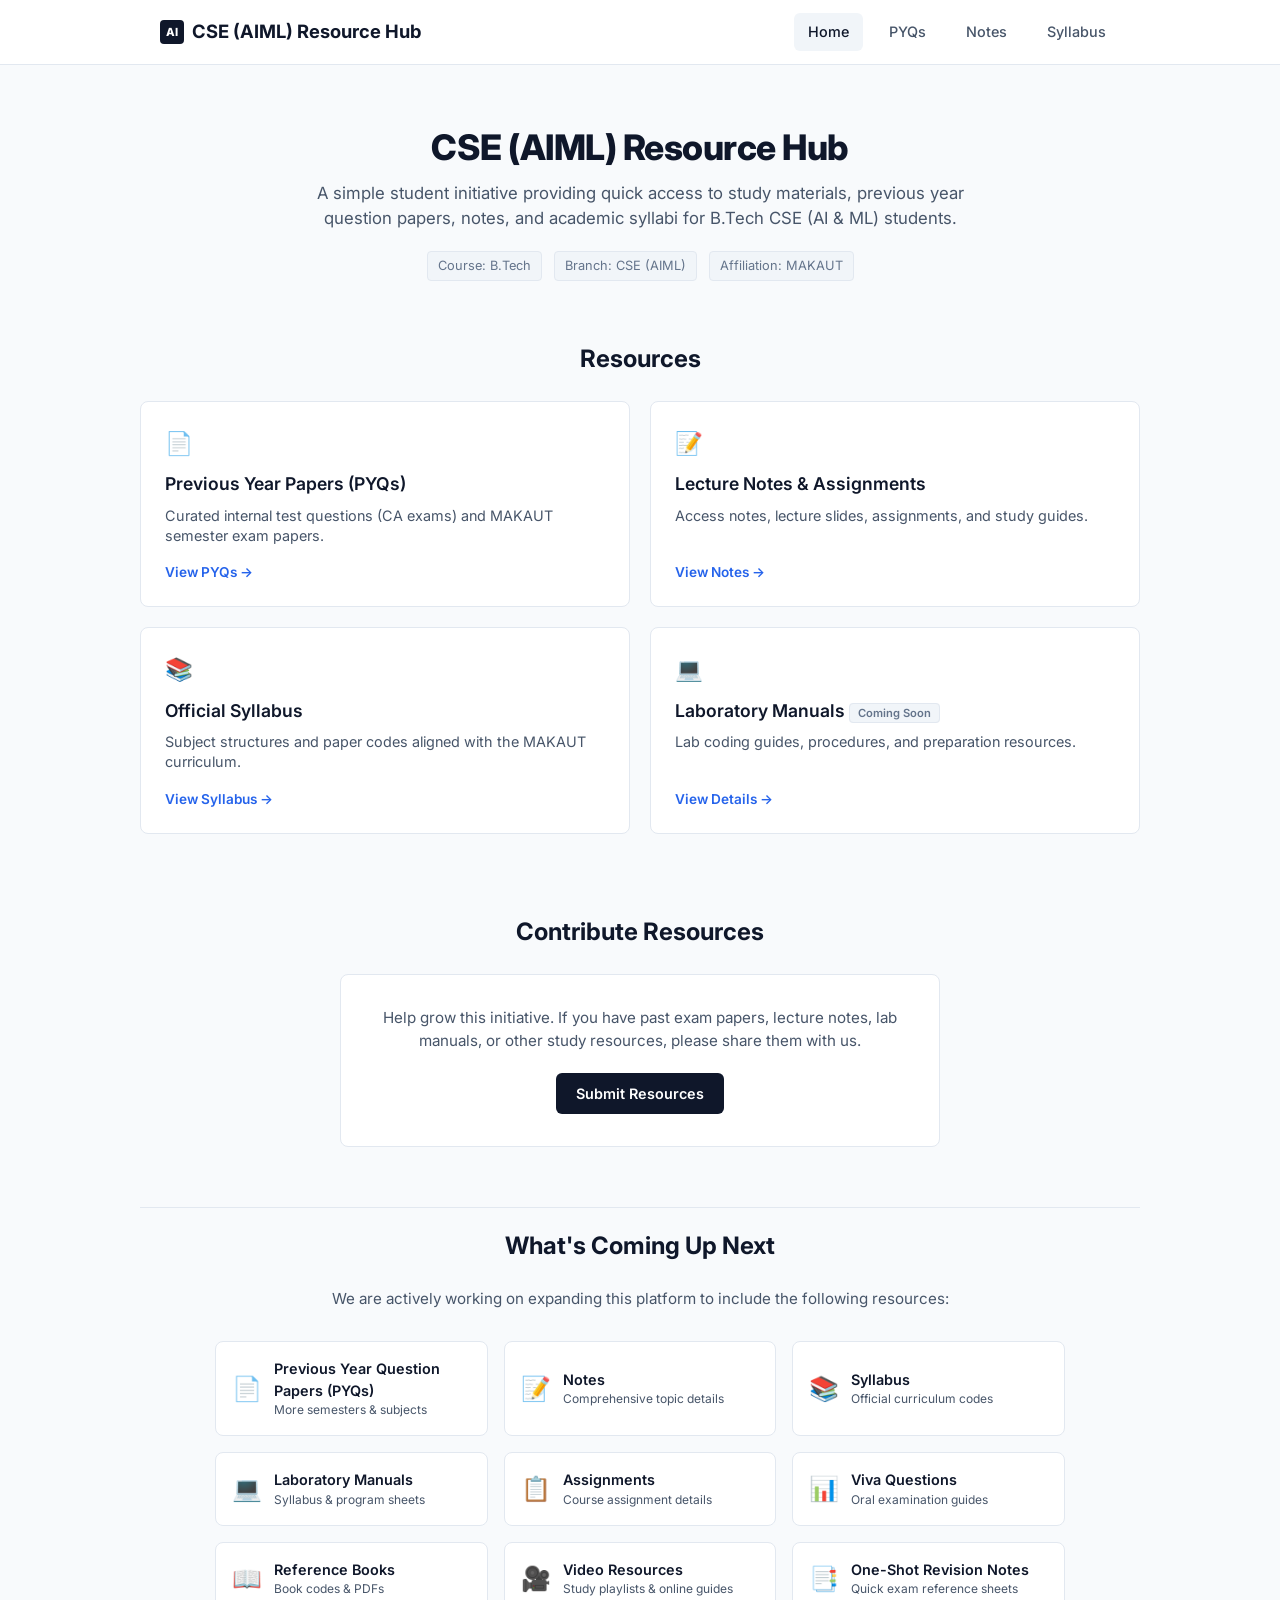
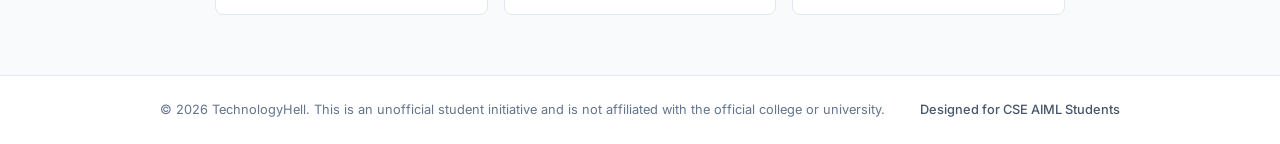
<file: index.html>
<!DOCTYPE html>
<html lang="en">
<head>
  <meta charset="UTF-8">
  <meta name="viewport" content="width=device-width, initial-scale=1.0">
  <meta name="description" content="CSE (AIML) Resource Hub - Download past questions, lecture notes, and syllabus.">
  <title>CSE (AIML) Resource Hub</title>
  <link rel="stylesheet" href="style.css">
  <link rel="icon" type="image/png" href="favicon.png">
</head>
<body>

  <!-- Navigation Header -->
  <header>
    <div class="container nav-wrapper">
      <a href="index.html" class="logo">
        <div class="logo-icon"></div>
        CSE (AIML) Resource Hub
      </a>
      <nav class="nav-links">
        <a href="index.html" class="nav-btn active">Home</a>
        <a href="pyq.html" class="nav-btn">PYQs</a>
        <a href="notes.html" class="nav-btn">Notes</a>
        <a href="syllabus.html" class="nav-btn">Syllabus</a>
      </nav>
    </div>
  </header>

  <!-- Hero Section -->
  <section class="container hero">
    <h1>CSE (AIML) Resource Hub</h1>
    <p>
      A simple student initiative providing quick access to study materials, previous year question papers, notes, and academic syllabi for B.Tech CSE (AI & ML) students.
    </p>
    <div class="institution">
      <div class="inst-tag">Course: B.Tech</div>
      <div class="inst-tag">Branch: CSE (AIML)</div>
      <div class="inst-tag">Affiliation: MAKAUT</div>
    </div>
  </section>

  <!-- Categories Grid -->
  <section class="container categories">
    <h2 class="section-title">Resources</h2>
    <div class="category-grid">
      
      <!-- PYQs Card -->
      <a href="pyq.html" class="cat-card">
        <div class="cat-icon">📄</div>
        <h3>Previous Year Papers (PYQs)</h3>
        <p>Curated internal test questions (CA exams) and MAKAUT semester exam papers.</p>
        <span class="cat-link">View PYQs &rarr;</span>
      </a>

      <!-- Notes Card -->
      <a href="notes.html" class="cat-card">
        <div class="cat-icon">📝</div>
        <h3>Lecture Notes & Assignments</h3>
        <p>Access notes, lecture slides, assignments, and study guides.</p>
        <span class="cat-link">View Notes &rarr;</span>
      </a>

      <!-- Syllabus Card -->
      <a href="syllabus.html" class="cat-card">
        <div class="cat-icon">📚</div>
        <h3>Official Syllabus</h3>
        <p>Subject structures and paper codes aligned with the MAKAUT curriculum.</p>
        <span class="cat-link">View Syllabus &rarr;</span>
      </a>

      <!-- Lab Manuals Card -->
      <a href="lab.html" class="cat-card">
        <div class="cat-icon">💻</div>
        <h3>Laboratory Manuals <span class="coming-soon-badge">Coming Soon</span></h3>
        <p>Lab coding guides, procedures, and preparation resources.</p>
        <span class="cat-link">View Details &rarr;</span>
      </a>

    </div>
  </section>

  <!-- Contribute Section -->
  <section class="container" style="padding: 20px 0 60px 0; text-align: center;">
    <h2 class="section-title">Contribute Resources</h2>
    <div style="background-color: var(--card-bg); border: 1px solid var(--card-border); border-radius: 8px; padding: 32px 24px; max-width: 600px; margin: 0 auto;">
      <p style="color: var(--text-secondary); margin-bottom: 20px; font-size: 0.95rem;">
        Help grow this initiative. If you have past exam papers, lecture notes, lab manuals, or other study resources, please share them with us.
      </p>
      <a href="https://forms.gle/8r6o4eWozd5eJLxz7" class="btn-primary" target="_blank" rel="noopener noreferrer">Submit Resources</a>
    </div>
  </section>

  <!-- What's Coming Up Next Section -->
  <section class="container" style="padding: 20px 0 60px 0; text-align: center; border-top: 1px solid var(--card-border);">
    <h2 class="section-title">What's Coming Up Next</h2>
    <p style="color: var(--text-secondary); margin-bottom: 30px; font-size: 0.95rem;">
      We are actively working on expanding this platform to include the following resources:
    </p>
    <div class="coming-grid">
      <div class="coming-item">
        <div class="coming-item-icon">📄</div>
        <div class="coming-item-content">
          <span class="coming-item-title">Previous Year Question Papers (PYQs)</span>
          <span class="coming-item-sub">More semesters & subjects</span>
        </div>
      </div>
      <div class="coming-item">
        <div class="coming-item-icon">📝</div>
        <div class="coming-item-content">
          <span class="coming-item-title">Notes</span>
          <span class="coming-item-sub">Comprehensive topic details</span>
        </div>
      </div>
      <div class="coming-item">
        <div class="coming-item-icon">📚</div>
        <div class="coming-item-content">
          <span class="coming-item-title">Syllabus</span>
          <span class="coming-item-sub">Official curriculum codes</span>
        </div>
      </div>
      <div class="coming-item">
        <div class="coming-item-icon">💻</div>
        <div class="coming-item-content">
          <span class="coming-item-title">Laboratory Manuals</span>
          <span class="coming-item-sub">Syllabus & program sheets</span>
        </div>
      </div>
      <div class="coming-item">
        <div class="coming-item-icon">📋</div>
        <div class="coming-item-content">
          <span class="coming-item-title">Assignments</span>
          <span class="coming-item-sub">Course assignment details</span>
        </div>
      </div>
      <div class="coming-item">
        <div class="coming-item-icon">📊</div>
        <div class="coming-item-content">
          <span class="coming-item-title">Viva Questions</span>
          <span class="coming-item-sub">Oral examination guides</span>
        </div>
      </div>
      <div class="coming-item">
        <div class="coming-item-icon">📖</div>
        <div class="coming-item-content">
          <span class="coming-item-title">Reference Books</span>
          <span class="coming-item-sub">Book codes & PDFs</span>
        </div>
      </div>
      <div class="coming-item">
        <div class="coming-item-icon">🎥</div>
        <div class="coming-item-content">
          <span class="coming-item-title">Video Resources</span>
          <span class="coming-item-sub">Study playlists & online guides</span>
        </div>
      </div>
      <div class="coming-item">
        <div class="coming-item-icon">📑</div>
        <div class="coming-item-content">
          <span class="coming-item-title">One-Shot Revision Notes</span>
          <span class="coming-item-sub">Quick exam reference sheets</span>
        </div>
      </div>
    </div>
  </section>

  <!-- Footer -->
  <footer>
    <div class="container footer-wrapper">
      <div class="footer-info">
        &copy; 2026 TechnologyHell. This is an unofficial student initiative and is not affiliated with the official college or university.
      </div>
      <div class="footer-credit">
        Designed for CSE AIML Students
      </div>
    </div>
  </footer>

</body>
</html>
</file>
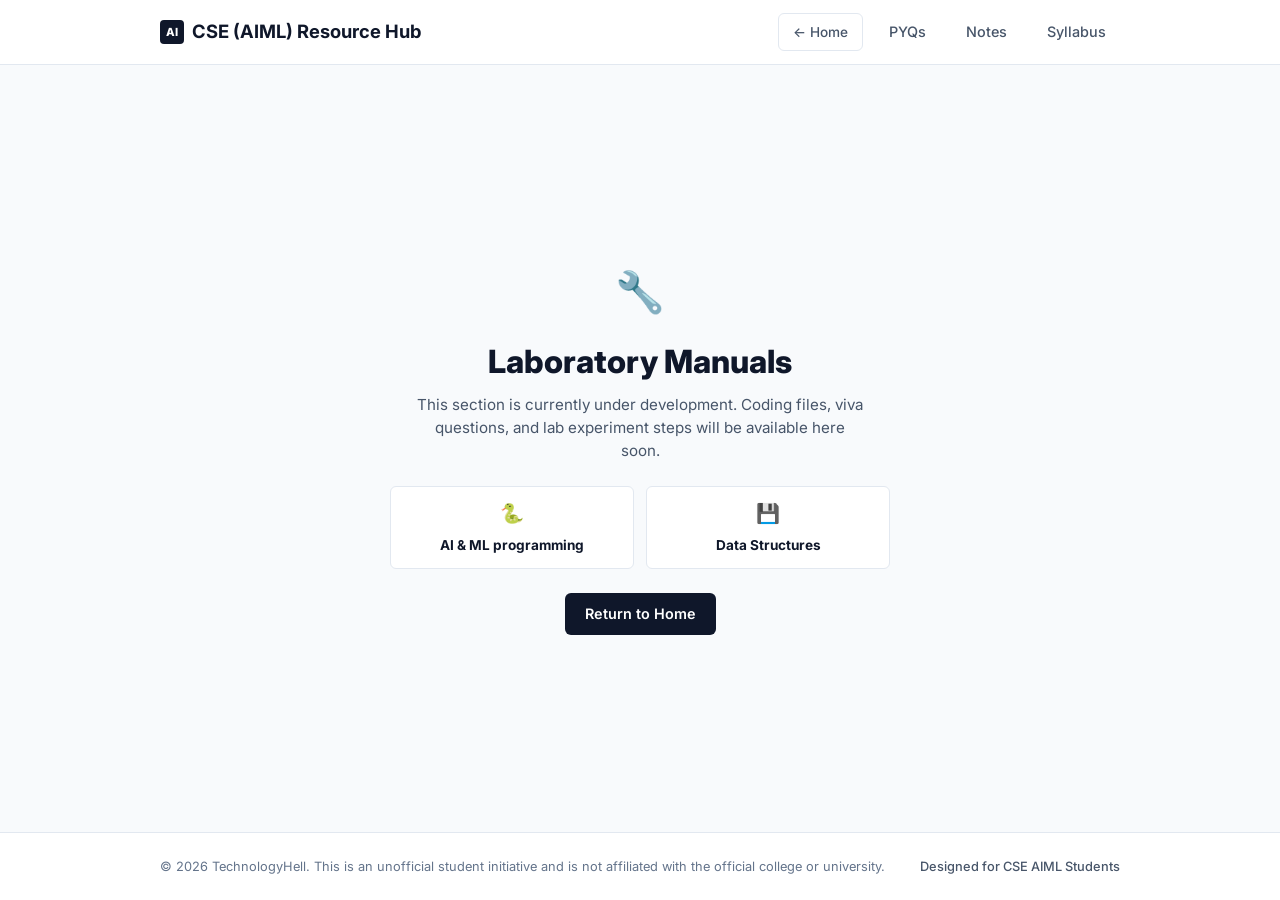
<file: lab.html>
<!DOCTYPE html>
<html lang="en">
<head>
  <meta charset="UTF-8">
  <meta name="viewport" content="width=device-width, initial-scale=1.0">
  <meta name="description" content="Lab manuals and coding files for B.Tech CSE (AIML).">
  <title>Laboratory Manuals</title>
  <link rel="stylesheet" href="style.css">
  <link rel="icon" type="image/png" href="favicon.png">
</head>
<body>

  <!-- Navigation Header -->
  <header>
    <div class="container nav-wrapper">
      <a href="index.html" class="logo">
        <div class="logo-icon"></div>
        CSE (AIML) Resource Hub
      </a>
      <nav class="nav-links">
        <a href="index.html" class="nav-btn btn-home">&larr; Home</a>
        <a href="pyq.html" class="nav-btn">PYQs</a>
        <a href="notes.html" class="nav-btn">Notes</a>
        <a href="syllabus.html" class="nav-btn">Syllabus</a>
      </nav>
    </div>
  </header>

  <!-- Coming Soon Screen -->
  <main class="container coming-soon-wrapper">
    <div class="cs-icon">🔧</div>
    <h1>Laboratory Manuals</h1>
    <p>This section is currently under development. Coding files, viva questions, and lab experiment steps will be available here soon.</p>
    
    <div style="display: flex; gap: 12px; flex-wrap: wrap; justify-content: center; margin-bottom: 24px; max-width: 500px; width: 100%;">
      <div style="background-color: var(--card-bg); border: 1px solid var(--card-border); border-radius: 6px; padding: 12px; flex: 1; min-width: 120px; text-align: center;">
        <span style="font-size: 1.2rem; display: block; margin-bottom: 4px;">🐍</span>
        <strong style="font-size: 0.85rem; color: var(--text-primary);">AI & ML programming</strong>
      </div>
      <div style="background-color: var(--card-bg); border: 1px solid var(--card-border); border-radius: 6px; padding: 12px; flex: 1; min-width: 120px; text-align: center;">
        <span style="font-size: 1.2rem; display: block; margin-bottom: 4px;">💾</span>
        <strong style="font-size: 0.85rem; color: var(--text-primary);">Data Structures</strong>
      </div>
    </div>

    <a href="index.html" class="btn-primary">Return to Home</a>
  </main>

  <!-- Footer -->
  <footer>
    <div class="container footer-wrapper">
      <div class="footer-info">
        &copy; 2026 TechnologyHell. This is an unofficial student initiative and is not affiliated with the official college or university.
      </div>
      <div class="footer-credit">
        Designed for CSE AIML Students
      </div>
    </div>
  </footer>

</body>
</html>
</file>
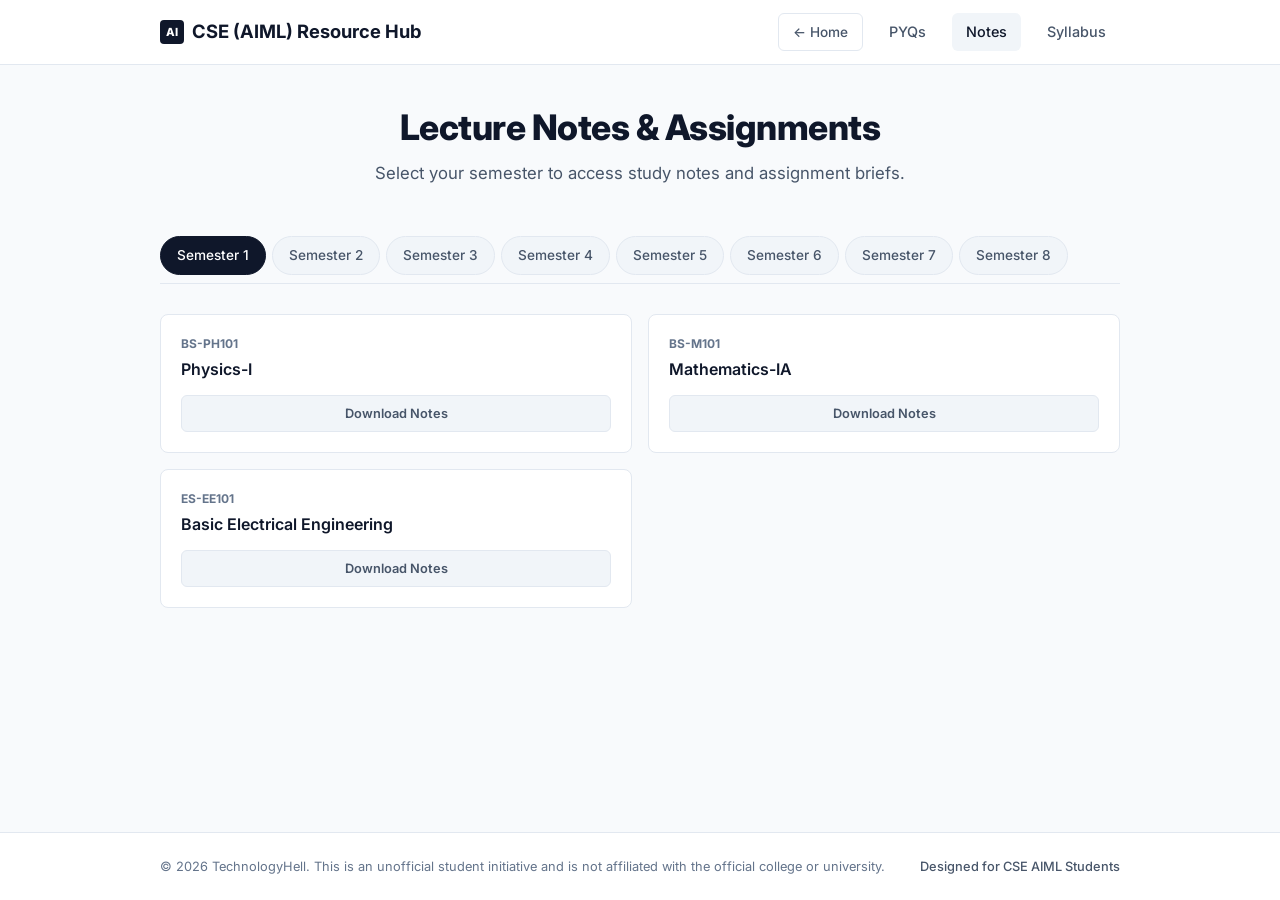
<file: notes.html>
<!DOCTYPE html>
<html lang="en">
<head>
  <meta charset="UTF-8">
  <meta name="viewport" content="width=device-width, initial-scale=1.0">
  <meta name="description" content="Download study notes and class assignments for B.Tech CSE (AIML).">
  <title>Lecture Notes & Assignments</title>
  <link rel="stylesheet" href="style.css">
  <link rel="icon" type="image/png" href="favicon.png">
</head>
<body>

  <!-- Navigation Header -->
  <header>
    <div class="container nav-wrapper">
      <a href="index.html" class="logo">
        <div class="logo-icon"></div>
        CSE (AIML) Resource Hub
      </a>
      <nav class="nav-links">
        <a href="index.html" class="nav-btn btn-home">&larr; Home</a>
        <a href="pyq.html" class="nav-btn">PYQs</a>
        <a href="notes.html" class="nav-btn active">Notes</a>
        <a href="syllabus.html" class="nav-btn">Syllabus</a>
      </nav>
    </div>
  </header>

  <!-- Page Header -->
  <section class="container hero" style="padding: 40px 0 20px 0;">
    <h1>Lecture Notes & Assignments</h1>
    <p>Select your semester to access study notes and assignment briefs.</p>
  </section>

  <!-- Main Tabs Interface -->
  <main class="container">
    <div class="tabs-container">
      
      <!-- Radio buttons for Semesters (Pure CSS Tabs) -->
      <input type="radio" id="sem1" name="sem-tabs" checked>
      <input type="radio" id="sem2" name="sem-tabs">
      <input type="radio" id="sem3" name="sem-tabs">
      <input type="radio" id="sem4" name="sem-tabs">
      <input type="radio" id="sem5" name="sem-tabs">
      <input type="radio" id="sem6" name="sem-tabs">
      <input type="radio" id="sem7" name="sem-tabs">
      <input type="radio" id="sem8" name="sem-tabs">

      <!-- Horizontal Scrollable Tabs Navigation -->
      <div class="tabs-nav">
        <label for="sem1">Semester 1</label>
        <label for="sem2">Semester 2</label>
        <label for="sem3">Semester 3</label>
        <label for="sem4">Semester 4</label>
        <label for="sem5">Semester 5</label>
        <label for="sem6">Semester 6</label>
        <label for="sem7">Semester 7</label>
        <label for="sem8">Semester 8</label>
      </div>

      <!-- Semester Content Panels -->
      <div class="tabs-content">

        <!-- Semester 1 Content -->
        <div class="tab-pane pane-sem1">
          <div class="subject-card">
            <span class="subject-code">BS-PH101</span>
            <h3>Physics-I</h3>
            <div class="card-meta">
              <a href="#coming-soon" class="download-link">Download Notes</a>
            </div>
          </div>
          <div class="subject-card">
            <span class="subject-code">BS-M101</span>
            <h3>Mathematics-IA</h3>
            <div class="card-meta">
              <a href="#coming-soon" class="download-link">Download Notes</a>
            </div>
          </div>
          <div class="subject-card">
            <span class="subject-code">ES-EE101</span>
            <h3>Basic Electrical Engineering</h3>
            <div class="card-meta">
              <a href="#coming-soon" class="download-link">Download Notes</a>
            </div>
          </div>
        </div>

        <!-- Semester 2 Content -->
        <div class="tab-pane pane-sem2">
          <div class="subject-card">
            <span class="subject-code">BSCH201</span>
            <h3>Chemistry-I</h3>
            <div class="card-meta">
              <a href="#coming-soon" class="download-link">Download Notes</a>
            </div>
          </div>
          <div class="subject-card">
            <span class="subject-code">BSM201</span>
            <h3>Mathematics-IIA</h3>
            <div class="card-meta">
              <a href="#coming-soon" class="download-link">Download Notes</a>
            </div>
          </div>
          <div class="subject-card">
            <span class="subject-code">ESCS201</span>
            <h3>Programming for Problem Solving</h3>
            <div class="card-meta">
              <a href="#coming-soon" class="download-link">Download Notes</a>
            </div>
          </div>
          <div class="subject-card">
            <span class="subject-code">HMHU201</span>
            <h3>English</h3>
            <div class="card-meta">
              <a href="#coming-soon" class="download-link">Download Notes</a>
            </div>
          </div>
        </div>

        <!-- Semester 3 Content -->
        <div class="tab-pane pane-sem3">
          <div class="subject-card">
            <span class="subject-code">ESC301</span>
            <h3>Analog and Digital Electronics</h3>
            <div class="card-meta">
              <a href="#coming-soon" class="download-link">Download Notes</a>
            </div>
          </div>
          <div class="subject-card">
            <span class="subject-code">PCCCS301</span>
            <h3>Data Structure and Algorithms</h3>
            <div class="card-meta">
              <a href="#coming-soon" class="download-link">Download Notes</a>
            </div>
          </div>
          <div class="subject-card">
            <span class="subject-code">PCCCS302</span>
            <h3>Computer Organization</h3>
            <div class="card-meta">
              <a href="#coming-soon" class="download-link">Download Notes</a>
            </div>
          </div>
          <div class="subject-card">
            <span class="subject-code">BSCAIML301</span>
            <h3>Linear Algebra</h3>
            <div class="card-meta">
              <a href="#coming-soon" class="download-link">Download Notes</a>
            </div>
          </div>
          <div class="subject-card">
            <span class="subject-code">HSMC301</span>
            <h3>Economics for Engineers</h3>
            <div class="card-meta">
              <a href="#coming-soon" class="download-link">Download Notes</a>
            </div>
          </div>
        </div>

        <!-- Semester 4 Content -->
        <div class="tab-pane pane-sem4">
          <div class="subject-card">
            <span class="subject-code">PCCCS401</span>
            <h3>Discrete Mathematics</h3>
            <div class="card-meta">
              <a href="#coming-soon" class="download-link">Download Notes</a>
            </div>
          </div>
          <div class="subject-card">
            <span class="subject-code">PCCAIML401</span>
            <h3>Artificial Intelligence</h3>
            <div class="card-meta">
              <a href="#coming-soon" class="download-link">Download Notes</a>
            </div>
          </div>
          <div class="subject-card">
            <span class="subject-code">PCCAIML402</span>
            <h3>Optimization Techniques</h3>
            <div class="card-meta">
              <a href="#coming-soon" class="download-link">Download Notes</a>
            </div>
          </div>
          <div class="subject-card">
            <span class="subject-code">PCCCS404</span>
            <h3>Design and Analysis of Algorithm</h3>
            <div class="card-meta">
              <a href="#coming-soon" class="download-link">Download Notes</a>
            </div>
          </div>
          <div class="subject-card">
            <span class="subject-code">BSC401</span>
            <h3>Biology</h3>
            <div class="card-meta">
              <a href="#coming-soon" class="download-link">Download Notes</a>
            </div>
          </div>
          <div class="subject-card">
            <span class="subject-code">MC401</span>
            <h3>Environmental Science</h3>
            <div class="card-meta">
              <a href="#coming-soon" class="download-link">Download Notes</a>
            </div>
          </div>
        </div>

        <!-- Semester 5 Content -->
        <div class="tab-pane pane-sem5">
          <div class="subject-card">
            <span class="subject-code">HSMC501</span>
            <h3>Introduction to Industrial Management</h3>
            <div class="card-meta">
              <a href="#coming-soon" class="download-link">Download Notes</a>
            </div>
          </div>
          <div class="subject-card">
            <span class="subject-code">PCCAIML502</span>
            <h3>Introduction to Machine Learning</h3>
            <div class="card-meta">
              <a href="#coming-soon" class="download-link">Download Notes</a>
            </div>
          </div>
          <div class="subject-card">
            <span class="subject-code">PCCCS502</span>
            <h3>Operating System</h3>
            <div class="card-meta">
              <a href="#coming-soon" class="download-link">Download Notes</a>
            </div>
          </div>
          <div class="subject-card">
            <span class="subject-code">PCCCS503</span>
            <h3>Object Oriented Programming</h3>
            <div class="card-meta">
              <a href="#coming-soon" class="download-link">Download Notes</a>
            </div>
          </div>
          <div class="subject-card">
            <span class="subject-code">PCCAIML501</span>
            <h3>Probability and Statistics</h3>
            <div class="card-meta">
              <a href="#coming-soon" class="download-link">Download Notes</a>
            </div>
          </div>
          <div class="subject-card">
            <span class="subject-code">PECAIML501A</span>
            <h3>Cloud Computing</h3>
            <div class="card-meta">
              <a href="#coming-soon" class="download-link">Download Notes</a>
            </div>
          </div>
        </div>

        <!-- Semester 6 Content -->
        <div class="tab-pane pane-sem6">
          <div class="subject-card">
            <span class="subject-code">PECAIML601B</span>
            <h3>Data Mining</h3>
            <div class="card-meta">
              <a href="#coming-soon" class="download-link">Download Notes</a>
            </div>
          </div>
          <div class="subject-card">
            <span class="subject-code">OECAIML601A</span>
            <h3>Database Management System</h3>
            <div class="card-meta">
              <a href="#coming-soon" class="download-link">Download Notes</a>
            </div>
          </div>
          <div class="subject-card">
            <span class="subject-code">PCCAIML602</span>
            <h3>Deep Learning</h3>
            <div class="card-meta">
              <a href="#coming-soon" class="download-link">Download Notes</a>
            </div>
          </div>
          <div class="subject-card">
            <span class="subject-code">PCCAIML601</span>
            <h3>Machine Learning Applications</h3>
            <div class="card-meta">
              <a href="#coming-soon" class="download-link">Download Notes</a>
            </div>
          </div>
          <div class="subject-card">
            <span class="subject-code">PCCCS602</span>
            <h3>Computer Networks</h3>
            <div class="card-meta">
              <a href="#coming-soon" class="download-link">Download Notes</a>
            </div>
          </div>
          <div class="subject-card">
            <span class="subject-code">PCCAIML603</span>
            <h3>Soft Computing</h3>
            <div class="card-meta">
              <a href="#coming-soon" class="download-link">Download Notes</a>
            </div>
          </div>
        </div>

        <!-- Semester 7 Content -->
        <div class="tab-pane pane-sem7">
          <div class="subject-card">
            <span class="subject-code">PECAIML701B</span>
            <h3>Computer Vision</h3>
            <div class="card-meta">
              <a href="#coming-soon" class="download-link">Download Notes</a>
            </div>
          </div>
          <div class="subject-card">
            <span class="subject-code">PECAIML702A</span>
            <h3>E-Commerce and ERP</h3>
            <div class="card-meta">
              <a href="#coming-soon" class="download-link">Download Notes</a>
            </div>
          </div>
          <div class="subject-card">
            <span class="subject-code">OECAIML701A</span>
            <h3>Internet of Things</h3>
            <div class="card-meta">
              <a href="#coming-soon" class="download-link">Download Notes</a>
            </div>
          </div>
          <div class="subject-card">
            <span class="subject-code">HSMC701</span>
            <h3>Project Management and Entrepreneurship</h3>
            <div class="card-meta">
              <a href="#coming-soon" class="download-link">Download Notes</a>
            </div>
          </div>
        </div>

        <!-- Semester 8 Content -->
        <div class="tab-pane pane-sem8">
          <div class="subject-card">
            <span class="subject-code">OECAIML802B</span>
            <h3>Research Methodology</h3>
            <div class="card-meta">
              <a href="https://raw.githubusercontent.com/TechnologyHell/aiml-resources/main/CSE(AIML)/sem8/OEC-AIML802B-RM/Notes_OneShot_RM.pdf" class="download-link" target="_blank">Download Notes</a>
            </div>
          </div>
          <div class="subject-card">
            <span class="subject-code">PECAIML801B</span>
            <h3>Cyber Law and Ethics</h3>
            <div class="card-meta">
              <a href="#coming-soon" class="download-link">Download Notes</a>
            </div>
          </div>
          <div class="subject-card">
            <span class="subject-code">OECAIML801C</span>
            <h3>Software Engineering</h3>
            <div class="card-meta">
              <a href="https://raw.githubusercontent.com/TechnologyHell/aiml-resources/main/Notes/sem8/OEC-AIML801C-SE/SE_FullSyllabusNotes.pdf" class="download-link" target="_blank">Download Notes</a>
            </div>
          </div>
        </div>

      </div>
    </div>
  </main>

  <!-- Footer -->
  <footer>
    <div class="container footer-wrapper">
      <div class="footer-info">
        &copy; 2026 TechnologyHell. This is an unofficial student initiative and is not affiliated with the official college or university.
      </div>
      <div class="footer-credit">
        Designed for CSE AIML Students
      </div>
    </div>
  </footer>

  <!-- CSS-Only Modal for Coming Soon popups -->
  <div id="coming-soon" class="modal">
    <div class="modal-content">
      <h3>Coming Soon</h3>
      <p>Not uploaded yet, please check back later!</p>
      <a href="#" class="modal-btn-close">Close</a>
    </div>
  </div>

</body>
</html>
</file>
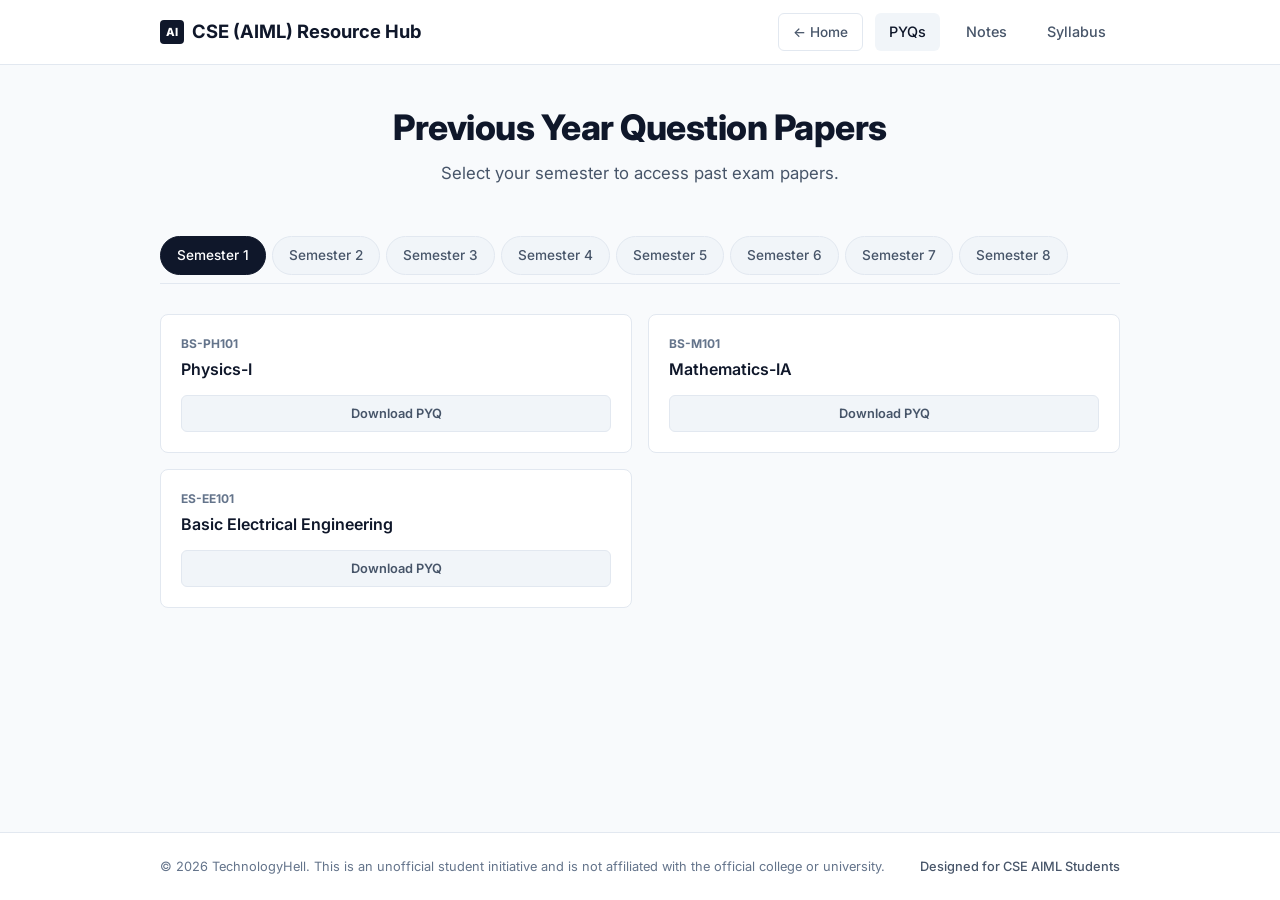
<file: pyq.html>
<!DOCTYPE html>
<html lang="en">
<head>
  <meta charset="UTF-8">
  <meta name="viewport" content="width=device-width, initial-scale=1.0">
  <meta name="description" content="Previous Year Questions (PYQs) for B.Tech CSE (AIML) students.">
  <title>Previous Year Questions (PYQs)</title>
  <link rel="stylesheet" href="style.css">
  <link rel="icon" type="image/png" href="favicon.png">
</head>
<body>

  <!-- Navigation Header -->
  <header>
    <div class="container nav-wrapper">
      <a href="index.html" class="logo">
        <div class="logo-icon"></div>
        CSE (AIML) Resource Hub
      </a>
      <nav class="nav-links">
        <a href="index.html" class="nav-btn btn-home">&larr; Home</a>
        <a href="pyq.html" class="nav-btn active">PYQs</a>
        <a href="notes.html" class="nav-btn">Notes</a>
        <a href="syllabus.html" class="nav-btn">Syllabus</a>
      </nav>
    </div>
  </header>

  <!-- Page Header -->
  <section class="container hero" style="padding: 40px 0 20px 0;">
    <h1>Previous Year Question Papers</h1>
    <p>Select your semester to access past exam papers.</p>
  </section>

  <!-- Main Tabs Interface -->
  <main class="container">
    <div class="tabs-container">
      
      <!-- Radio buttons for Semesters (Pure CSS Tabs) -->
      <input type="radio" id="sem1" name="sem-tabs" checked>
      <input type="radio" id="sem2" name="sem-tabs">
      <input type="radio" id="sem3" name="sem-tabs">
      <input type="radio" id="sem4" name="sem-tabs">
      <input type="radio" id="sem5" name="sem-tabs">
      <input type="radio" id="sem6" name="sem-tabs">
      <input type="radio" id="sem7" name="sem-tabs">
      <input type="radio" id="sem8" name="sem-tabs">

      <!-- Horizontal Scrollable Tabs Navigation -->
      <div class="tabs-nav">
        <label for="sem1">Semester 1</label>
        <label for="sem2">Semester 2</label>
        <label for="sem3">Semester 3</label>
        <label for="sem4">Semester 4</label>
        <label for="sem5">Semester 5</label>
        <label for="sem6">Semester 6</label>
        <label for="sem7">Semester 7</label>
        <label for="sem8">Semester 8</label>
      </div>

      <!-- Semester Content Panels -->
      <div class="tabs-content">

        <!-- Semester 1 Content -->
        <div class="tab-pane pane-sem1">
          <div class="subject-card">
            <span class="subject-code">BS-PH101</span>
            <h3>Physics-I</h3>
            <div class="card-meta">
              <a href="#coming-soon" class="download-link">Download PYQ</a>
            </div>
          </div>
          <div class="subject-card">
            <span class="subject-code">BS-M101</span>
            <h3>Mathematics-IA</h3>
            <div class="card-meta">
              <a href="#coming-soon" class="download-link">Download PYQ</a>
            </div>
          </div>
          <div class="subject-card">
            <span class="subject-code">ES-EE101</span>
            <h3>Basic Electrical Engineering</h3>
            <div class="card-meta">
              <a href="#coming-soon" class="download-link">Download PYQ</a>
            </div>
          </div>
        </div>

        <!-- Semester 2 Content -->
        <div class="tab-pane pane-sem2">
          <div class="subject-card">
            <span class="subject-code">BSCH201</span>
            <h3>Chemistry-I</h3>
            <div class="card-meta">
              <a href="#coming-soon" class="download-link">Download PYQ</a>
            </div>
          </div>
          <div class="subject-card">
            <span class="subject-code">BSM201</span>
            <h3>Mathematics-IIA</h3>
            <div class="card-meta">
              <a href="#coming-soon" class="download-link">Download PYQ</a>
            </div>
          </div>
          <div class="subject-card">
            <span class="subject-code">ESCS201</span>
            <h3>Programming for Problem Solving</h3>
            <div class="card-meta">
              <a href="https://raw.githubusercontent.com/TechnologyHell/aiml-resources/main/PYQ/sem2/ES-CS201-PPS/2022-23_PPS.pdf" class="download-link" target="_blank">Download PYQ</a>
            </div>
          </div>
          <div class="subject-card">
            <span class="subject-code">HMHU201</span>
            <h3>English</h3>
            <div class="card-meta">
              <a href="https://raw.githubusercontent.com/TechnologyHell/aiml-resources/main/PYQ/sem2/HM-HU201-English/2022-23_English.pdf" class="download-link" target="_blank">Download PYQ</a>
            </div>
          </div>
        </div>

        <!-- Semester 3 Content -->
        <div class="tab-pane pane-sem3">
          <div class="subject-card">
            <span class="subject-code">ESC301</span>
            <h3>Analog and Digital Electronics</h3>
            <div class="card-meta">
              <a href="#coming-soon" class="download-link">Download PYQ</a>
            </div>
          </div>
          <div class="subject-card">
            <span class="subject-code">PCCCS301</span>
            <h3>Data Structure and Algorithms</h3>
            <div class="card-meta">
              <a href="#coming-soon" class="download-link">Download PYQ</a>
            </div>
          </div>
          <div class="subject-card">
            <span class="subject-code">PCCCS302</span>
            <h3>Computer Organization</h3>
            <div class="card-meta">
              <a href="#coming-soon" class="download-link">Download PYQ</a>
            </div>
          </div>
          <div class="subject-card">
            <span class="subject-code">BSCAIML301</span>
            <h3>Linear Algebra</h3>
            <div class="card-meta">
              <a href="#coming-soon" class="download-link">Download PYQ</a>
            </div>
          </div>
          <div class="subject-card">
            <span class="subject-code">HSMC301</span>
            <h3>Economics for Engineers</h3>
            <div class="card-meta">
              <a href="#coming-soon" class="download-link">Download PYQ</a>
            </div>
          </div>
        </div>

        <!-- Semester 4 Content -->
        <div class="tab-pane pane-sem4">
          <div class="subject-card">
            <span class="subject-code">PCCCS401</span>
            <h3>Discrete Mathematics</h3>
            <div class="card-meta">
              <a href="https://raw.githubusercontent.com/TechnologyHell/aiml-resources/main/PYQ/sem4/PCC-CS401-DM/2023-24_DM.pdf" class="download-link" target="_blank">Download PYQ</a>
            </div>
          </div>
          <div class="subject-card">
            <span class="subject-code">PCCAIML401</span>
            <h3>Artificial Intelligence</h3>
            <div class="card-meta">
              <a href="https://raw.githubusercontent.com/TechnologyHell/aiml-resources/main/PYQ/sem4/PCC-AIML401-AI/2023-24_AI.pdf" class="download-link" target="_blank">Download PYQ</a>
            </div>
          </div>
          <div class="subject-card">
            <span class="subject-code">PCCAIML402</span>
            <h3>Optimization Techniques</h3>
            <div class="card-meta">
              <a href="https://raw.githubusercontent.com/TechnologyHell/aiml-resources/main/PYQ/sem4/PCC-AIML402-OT/2023-24_OT.pdf" class="download-link" target="_blank">Download PYQ</a>
            </div>
          </div>
          <div class="subject-card">
            <span class="subject-code">PCCCS404</span>
            <h3>Design and Analysis of Algorithm</h3>
            <div class="card-meta">
              <a href="https://raw.githubusercontent.com/TechnologyHell/aiml-resources/main/PYQ/sem4/PCC-CS404-DAA/2023-24_DAA.pdf" class="download-link" target="_blank">Download PYQ</a>
            </div>
          </div>
          <div class="subject-card">
            <span class="subject-code">BSC401</span>
            <h3>Biology</h3>
            <div class="card-meta">
              <a href="https://raw.githubusercontent.com/TechnologyHell/aiml-resources/main/PYQ/sem4/BSC-401-Bio/2023-24_Biology.pdf" class="download-link" target="_blank">Download PYQ</a>
            </div>
          </div>
          <div class="subject-card">
            <span class="subject-code">MC401</span>
            <h3>Environmental Science</h3>
            <div class="card-meta">
              <a href="https://raw.githubusercontent.com/TechnologyHell/aiml-resources/main/PYQ/sem4/MC-401-EVS/2023-24_EVS.pdf" class="download-link" target="_blank">Download PYQ</a>
            </div>
          </div>
        </div>

        <!-- Semester 5 Content -->
        <div class="tab-pane pane-sem5">
          <div class="subject-card">
            <span class="subject-code">HSMC501</span>
            <h3>Introduction to Industrial Management</h3>
            <div class="card-meta">
              <a href="#coming-soon" class="download-link">Download PYQ</a>
            </div>
          </div>
          <div class="subject-card">
            <span class="subject-code">PCCAIML502</span>
            <h3>Introduction to Machine Learning</h3>
            <div class="card-meta">
              <a href="#coming-soon" class="download-link">Download PYQ</a>
            </div>
          </div>
          <div class="subject-card">
            <span class="subject-code">PCCCS502</span>
            <h3>Operating System</h3>
            <div class="card-meta">
              <a href="#coming-soon" class="download-link">Download PYQ</a>
            </div>
          </div>
          <div class="subject-card">
            <span class="subject-code">PCCCS503</span>
            <h3>Object Oriented Programming</h3>
            <div class="card-meta">
              <a href="#coming-soon" class="download-link">Download PYQ</a>
            </div>
          </div>
          <div class="subject-card">
            <span class="subject-code">PCCAIML501</span>
            <h3>Probability and Statistics</h3>
            <div class="card-meta">
              <a href="#coming-soon" class="download-link">Download PYQ</a>
            </div>
          </div>
          <div class="subject-card">
            <span class="subject-code">PECAIML501A</span>
            <h3>Cloud Computing</h3>
            <div class="card-meta">
              <a href="#coming-soon" class="download-link">Download PYQ</a>
            </div>
          </div>
        </div>

        <!-- Semester 6 Content -->
        <div class="tab-pane pane-sem6">
          <div class="subject-card">
            <span class="subject-code">PECAIML601B</span>
            <h3>Data Mining</h3>
            <div class="card-meta">
              <a href="https://raw.githubusercontent.com/TechnologyHell/aiml-resources/main/PYQ/sem6/PEC-AIML601B-DM/2024-25_DM.pdf" class="download-link" target="_blank">Download PYQ</a>
            </div>
          </div>
          <div class="subject-card">
            <span class="subject-code">OECAIML601A</span>
            <h3>Database Management System</h3>
            <div class="card-meta" style="flex-direction: column; gap: 8px; align-items: stretch;">
              <a href="https://raw.githubusercontent.com/TechnologyHell/aiml-resources/main/PYQ/sem6/OEC-AIML601A-DBMS/2024-25_DBMS-AIML.pdf" class="download-link" target="_blank" style="font-size: 0.75rem;">Download (AIML Paper)</a>
              <a href="https://raw.githubusercontent.com/TechnologyHell/aiml-resources/main/PYQ/sem6/OEC-AIML601A-DBMS/2024-25_DBMS-CSE.pdf" class="download-link" target="_blank" style="font-size: 0.75rem;">Download (CSE Paper)</a>
            </div>
          </div>
          <div class="subject-card">
            <span class="subject-code">PCCAIML602</span>
            <h3>Deep Learning</h3>
            <div class="card-meta">
              <a href="https://raw.githubusercontent.com/TechnologyHell/aiml-resources/main/PYQ/sem6/PCC-AIML602-DL/2024-25_DL.pdf" class="download-link" target="_blank">Download PYQ</a>
            </div>
          </div>
          <div class="subject-card">
            <span class="subject-code">PCCAIML601</span>
            <h3>Machine Learning Applications</h3>
            <div class="card-meta">
              <a href="https://raw.githubusercontent.com/TechnologyHell/aiml-resources/main/PYQ/sem6/PCC-AIML601-MLA/2024-25_MLA.pdf" class="download-link" target="_blank">Download PYQ</a>
            </div>
          </div>
          <div class="subject-card">
            <span class="subject-code">PCCCS602</span>
            <h3>Computer Networks</h3>
            <div class="card-meta">
              <a href="https://raw.githubusercontent.com/TechnologyHell/aiml-resources/main/PYQ/sem6/PCC-CS602-CN/2024-25_CN.pdf" class="download-link" target="_blank">Download PYQ</a>
            </div>
          </div>
          <div class="subject-card">
            <span class="subject-code">PCCAIML603</span>
            <h3>Soft Computing</h3>
            <div class="card-meta">
              <a href="https://raw.githubusercontent.com/TechnologyHell/aiml-resources/main/PYQ/sem6/PCC-AIML603-SC/2024-25_SC.pdf" class="download-link" target="_blank">Download PYQ</a>
            </div>
          </div>
        </div>

        <!-- Semester 7 Content -->
        <div class="tab-pane pane-sem7">
          <div class="subject-card">
            <span class="subject-code">PECAIML701B</span>
            <h3>Computer Vision</h3>
            <div class="card-meta">
              <a href="https://raw.githubusercontent.com/TechnologyHell/aiml-resources/main/PYQ/sem7/PEC-AIML701B-CV/2025-26_CV.pdf" class="download-link" target="_blank">Download PYQ</a>
            </div>
          </div>
          <div class="subject-card">
            <span class="subject-code">PECAIML702A</span>
            <h3>E-Commerce and ERP</h3>
            <div class="card-meta">
              <a href="https://raw.githubusercontent.com/TechnologyHell/aiml-resources/main/PYQ/sem7/PEC-AIML702A-ECommerce/2025-26_ECommerce.pdf" class="download-link" target="_blank">Download PYQ</a>
            </div>
          </div>
          <div class="subject-card">
            <span class="subject-code">OECAIML701A</span>
            <h3>Internet of Things</h3>
            <div class="card-meta">
              <a href="https://raw.githubusercontent.com/TechnologyHell/aiml-resources/main/PYQ/sem7/OEC-AIML701A-IoT/2025-26_IoT.pdf" class="download-link" target="_blank">Download PYQ</a>
            </div>
          </div>
          <div class="subject-card">
            <span class="subject-code">HSMC701</span>
            <h3>Project Management and Entrepreneurship</h3>
            <div class="card-meta">
              <a href="https://raw.githubusercontent.com/TechnologyHell/aiml-resources/main/PYQ/sem7/HSMC-701-ProjectMgmt/2025-26_ProjectMgmt.pdf" class="download-link" target="_blank">Download PYQ</a>
            </div>
          </div>
        </div>

        <!-- Semester 8 Content -->
        <div class="tab-pane pane-sem8">
          <div class="subject-card">
            <span class="subject-code">OECAIML802B</span>
            <h3>Research Methodology</h3>
            <div class="card-meta">
              <a href="#coming-soon" class="download-link">Download PYQ</a>
            </div>
          </div>
          <div class="subject-card">
            <span class="subject-code">PECAIML801B</span>
            <h3>Cyber Law and Ethics</h3>
            <div class="card-meta">
              <a href="#coming-soon" class="download-link">Download PYQ</a>
            </div>
          </div>
          <div class="subject-card">
            <span class="subject-code">OECAIML801C</span>
            <h3>Software Engineering</h3>
            <div class="card-meta">
              <a href="#coming-soon" class="download-link">Download PYQ</a>
            </div>
          </div>
        </div>

      </div>
    </div>
  </main>

  <!-- Footer -->
  <footer>
    <div class="container footer-wrapper">
      <div class="footer-info">
        &copy; 2026 TechnologyHell. This is an unofficial student initiative and is not affiliated with the official college or university.
      </div>
      <div class="footer-credit">
        Designed for CSE AIML Students
      </div>
    </div>
  </footer>

  <!-- CSS-Only Modal for Coming Soon popups -->
  <div id="coming-soon" class="modal">
    <div class="modal-content">
      <h3>Coming Soon</h3>
      <p>Not uploaded yet, please check back later!</p>
      <a href="#" class="modal-btn-close">Close</a>
    </div>
  </div>

</body>
</html>
</file>
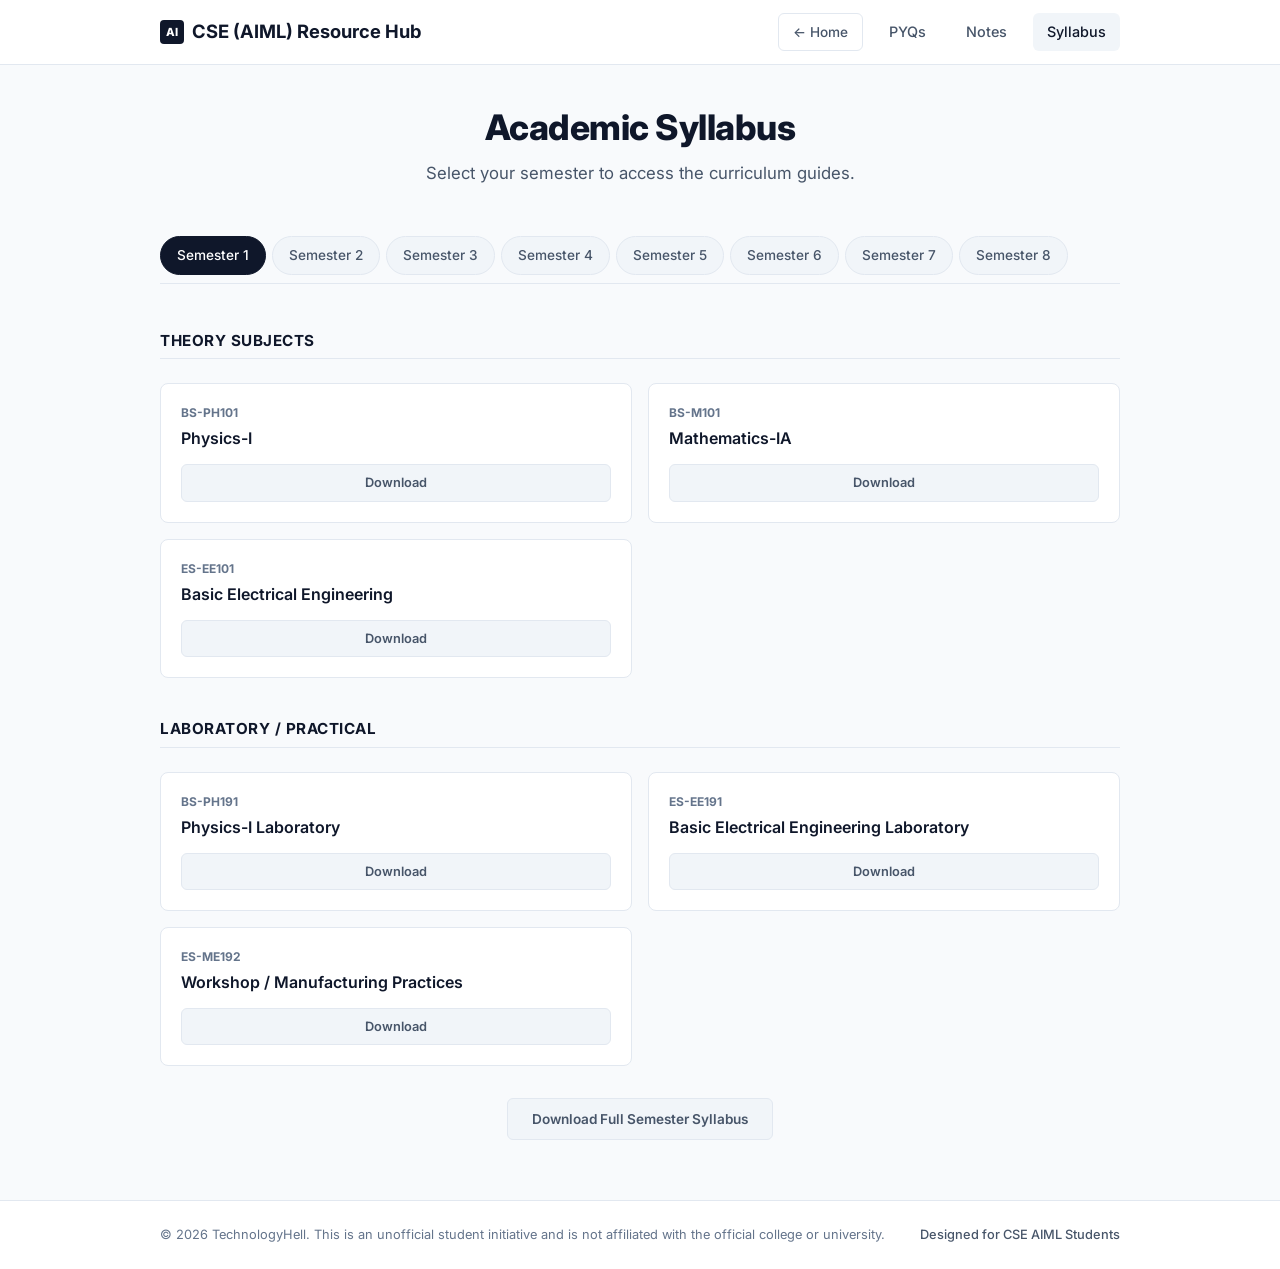
<file: syllabus.html>
<!DOCTYPE html>
<html lang="en">
<head>
  <meta charset="UTF-8">
  <meta name="viewport" content="width=device-width, initial-scale=1.0">
  <meta name="description" content="MAKAUT academic syllabus for B.Tech CSE (AIML) subjects.">
  <title>Academic Syllabus</title>
  <link rel="stylesheet" href="style.css">
  <link rel="icon" type="image/png" href="favicon.png">
</head>
<body>

  <!-- Navigation Header -->
  <header>
    <div class="container nav-wrapper">
      <a href="index.html" class="logo">
        <div class="logo-icon"></div>
        CSE (AIML) Resource Hub
      </a>
      <nav class="nav-links">
        <a href="index.html" class="nav-btn btn-home">&larr; Home</a>
        <a href="pyq.html" class="nav-btn">PYQs</a>
        <a href="notes.html" class="nav-btn">Notes</a>
        <a href="syllabus.html" class="nav-btn active">Syllabus</a>
      </nav>
    </div>
  </header>

  <!-- Page Header -->
  <section class="container hero" style="padding: 40px 0 20px 0;">
    <h1>Academic Syllabus</h1>
    <p>Select your semester to access the curriculum guides.</p>
  </section>

  <!-- Main Tabs Interface -->
  <main class="container">
    <div class="tabs-container">
      
      <!-- Radio buttons for Semesters (Pure CSS Tabs) -->
      <input type="radio" id="sem1" name="sem-tabs" checked>
      <input type="radio" id="sem2" name="sem-tabs">
      <input type="radio" id="sem3" name="sem-tabs">
      <input type="radio" id="sem4" name="sem-tabs">
      <input type="radio" id="sem5" name="sem-tabs">
      <input type="radio" id="sem6" name="sem-tabs">
      <input type="radio" id="sem7" name="sem-tabs">
      <input type="radio" id="sem8" name="sem-tabs">

      <!-- Horizontal Scrollable Tabs Navigation -->
      <div class="tabs-nav">
        <label for="sem1">Semester 1</label>
        <label for="sem2">Semester 2</label>
        <label for="sem3">Semester 3</label>
        <label for="sem4">Semester 4</label>
        <label for="sem5">Semester 5</label>
        <label for="sem6">Semester 6</label>
        <label for="sem7">Semester 7</label>
        <label for="sem8">Semester 8</label>
      </div>

      <!-- Semester Content Panels -->
      <div class="tabs-content">

        <!-- Semester 1 Content -->
        <div class="tab-pane pane-sem1">
          <h4 style="grid-column: 1 / -1; font-size: 0.95rem; font-weight: 700; color: var(--text-primary); margin: 16px 0 8px 0; border-bottom: 1px solid var(--card-border); padding-bottom: 6px; text-transform: uppercase; letter-spacing: 0.5px;">Theory Subjects</h4>
          <div class="subject-card">
            <span class="subject-code">BS-PH101</span>
            <h3>Physics-I</h3>
            <div class="card-meta">
              <a href="https://raw.githubusercontent.com/TechnologyHell/aiml-resources/main/Syllabus/sem1/BS-PH101.pdf" class="syllabus-link" target="_blank">Download</a>
            </div>
          </div>
          <div class="subject-card">
            <span class="subject-code">BS-M101</span>
            <h3>Mathematics-IA</h3>
            <div class="card-meta">
              <a href="https://raw.githubusercontent.com/TechnologyHell/aiml-resources/main/Syllabus/sem1/BS-M101.pdf" class="syllabus-link" target="_blank">Download</a>
            </div>
          </div>
          <div class="subject-card">
            <span class="subject-code">ES-EE101</span>
            <h3>Basic Electrical Engineering</h3>
            <div class="card-meta">
              <a href="https://raw.githubusercontent.com/TechnologyHell/aiml-resources/main/Syllabus/sem1/ES-EE101.pdf" class="syllabus-link" target="_blank">Download</a>
            </div>
          </div>

          <h4 style="grid-column: 1 / -1; font-size: 0.95rem; font-weight: 700; color: var(--text-primary); margin: 24px 0 8px 0; border-bottom: 1px solid var(--card-border); padding-bottom: 6px; text-transform: uppercase; letter-spacing: 0.5px;">Laboratory / Practical</h4>
          <div class="subject-card">
            <span class="subject-code">BS-PH191</span>
            <h3>Physics-I Laboratory</h3>
            <div class="card-meta">
              <a href="https://raw.githubusercontent.com/TechnologyHell/aiml-resources/main/Syllabus/sem1/BS-PH191.pdf" class="syllabus-link" target="_blank">Download</a>
            </div>
          </div>
          <div class="subject-card">
            <span class="subject-code">ES-EE191</span>
            <h3>Basic Electrical Engineering Laboratory</h3>
            <div class="card-meta">
              <a href="https://raw.githubusercontent.com/TechnologyHell/aiml-resources/main/Syllabus/sem1/ES-EE191.pdf" class="syllabus-link" target="_blank">Download</a>
            </div>
          </div>
          <div class="subject-card">
            <span class="subject-code">ES-ME192</span>
            <h3>Workshop / Manufacturing Practices</h3>
            <div class="card-meta">
              <a href="https://raw.githubusercontent.com/TechnologyHell/aiml-resources/main/Syllabus/sem1/ES-ME192.pdf" class="syllabus-link" target="_blank">Download</a>
            </div>
          </div>

          <!-- Master Semester Syllabus Button -->
          <div style="grid-column: 1 / -1; text-align: center; margin-top: 16px;">
            <a href="https://raw.githubusercontent.com/TechnologyHell/aiml-resources/main/Syllabus/sem1/1stSemester.pdf" class="download-link" target="_blank" style="display: inline-flex; width: auto; padding: 10px 24px; font-size: 0.85rem;">Download Full Semester Syllabus</a>
          </div>
        </div>

        <!-- Semester 2 Content -->
        <div class="tab-pane pane-sem2">
          <h4 style="grid-column: 1 / -1; font-size: 0.95rem; font-weight: 700; color: var(--text-primary); margin: 16px 0 8px 0; border-bottom: 1px solid var(--card-border); padding-bottom: 6px; text-transform: uppercase; letter-spacing: 0.5px;">Theory Subjects</h4>
          <div class="subject-card">
            <span class="subject-code">BSCH201</span>
            <h3>Chemistry-I</h3>
            <div class="card-meta">
              <a href="https://raw.githubusercontent.com/TechnologyHell/aiml-resources/main/Syllabus/sem2/BS-CH201.pdf" class="syllabus-link" target="_blank">Download</a>
            </div>
          </div>
          <div class="subject-card">
            <span class="subject-code">BSM201</span>
            <h3>Mathematics-IIA</h3>
            <div class="card-meta">
              <a href="https://raw.githubusercontent.com/TechnologyHell/aiml-resources/main/Syllabus/sem2/BS-M201.pdf" class="syllabus-link" target="_blank">Download</a>
            </div>
          </div>
          <div class="subject-card">
            <span class="subject-code">ESCS201</span>
            <h3>Programming for Problem Solving</h3>
            <div class="card-meta">
              <a href="https://raw.githubusercontent.com/TechnologyHell/aiml-resources/main/Syllabus/sem2/ES-CS201.pdf" class="syllabus-link" target="_blank">Download</a>
            </div>
          </div>
          <div class="subject-card">
            <span class="subject-code">HMHU201</span>
            <h3>English</h3>
            <div class="card-meta">
              <a href="https://raw.githubusercontent.com/TechnologyHell/aiml-resources/main/Syllabus/sem2/HM-HU201.pdf" class="syllabus-link" target="_blank">Download</a>
            </div>
          </div>

          <h4 style="grid-column: 1 / -1; font-size: 0.95rem; font-weight: 700; color: var(--text-primary); margin: 24px 0 8px 0; border-bottom: 1px solid var(--card-border); padding-bottom: 6px; text-transform: uppercase; letter-spacing: 0.5px;">Laboratory / Practical</h4>
          <div class="subject-card">
            <span class="subject-code">BSCH291</span>
            <h3>Chemistry-I Laboratory</h3>
            <div class="card-meta">
              <a href="https://raw.githubusercontent.com/TechnologyHell/aiml-resources/main/Syllabus/sem2/BS-CH291.pdf" class="syllabus-link" target="_blank">Download</a>
            </div>
          </div>
          <div class="subject-card">
            <span class="subject-code">ESCS291</span>
            <h3>Programming for Problem Solving Laboratory</h3>
            <div class="card-meta">
              <a href="https://raw.githubusercontent.com/TechnologyHell/aiml-resources/main/Syllabus/sem2/ES-CS291.pdf" class="syllabus-link" target="_blank">Download</a>
            </div>
          </div>
          <div class="subject-card">
            <span class="subject-code">ESME291</span>
            <h3>Engineering Graphics & Design</h3>
            <div class="card-meta">
              <a href="https://raw.githubusercontent.com/TechnologyHell/aiml-resources/main/Syllabus/sem2/ES-ME291.pdf" class="syllabus-link" target="_blank">Download</a>
            </div>
          </div>
          <div class="subject-card">
            <span class="subject-code">HMHU291</span>
            <h3>Language Laboratory</h3>
            <div class="card-meta">
              <a href="https://raw.githubusercontent.com/TechnologyHell/aiml-resources/main/Syllabus/sem2/HM-HU291.pdf" class="syllabus-link" target="_blank">Download</a>
            </div>
          </div>

          <!-- Master Semester Syllabus Button -->
          <div style="grid-column: 1 / -1; text-align: center; margin-top: 16px;">
            <a href="https://raw.githubusercontent.com/TechnologyHell/aiml-resources/main/Syllabus/sem2/2ndSemester.pdf" class="download-link" target="_blank" style="display: inline-flex; width: auto; padding: 10px 24px; font-size: 0.85rem;">Download Full Semester Syllabus</a>
          </div>
        </div>

        <!-- Semester 3 Content -->
        <div class="tab-pane pane-sem3">
          <h4 style="grid-column: 1 / -1; font-size: 0.95rem; font-weight: 700; color: var(--text-primary); margin: 16px 0 8px 0; border-bottom: 1px solid var(--card-border); padding-bottom: 6px; text-transform: uppercase; letter-spacing: 0.5px;">Theory Subjects</h4>
          <div class="subject-card">
            <span class="subject-code">ESC301</span>
            <h3>Analog and Digital Electronics</h3>
            <div class="card-meta">
              <a href="https://raw.githubusercontent.com/TechnologyHell/aiml-resources/main/Syllabus/sem3/ESC-301.pdf" class="syllabus-link" target="_blank">Download</a>
            </div>
          </div>
          <div class="subject-card">
            <span class="subject-code">PCCCS301</span>
            <h3>Data Structure and Algorithms</h3>
            <div class="card-meta">
              <a href="https://raw.githubusercontent.com/TechnologyHell/aiml-resources/main/Syllabus/sem3/PCC-CS301.pdf" class="syllabus-link" target="_blank">Download</a>
            </div>
          </div>
          <div class="subject-card">
            <span class="subject-code">PCCCS302</span>
            <h3>Computer Organization</h3>
            <div class="card-meta">
              <a href="https://raw.githubusercontent.com/TechnologyHell/aiml-resources/main/Syllabus/sem3/PCC-CS302.pdf" class="syllabus-link" target="_blank">Download</a>
            </div>
          </div>
          <div class="subject-card">
            <span class="subject-code">BSCAIML301</span>
            <h3>Linear Algebra</h3>
            <div class="card-meta">
              <a href="https://raw.githubusercontent.com/TechnologyHell/aiml-resources/main/Syllabus/sem3/BSC-AIML301.pdf" class="syllabus-link" target="_blank">Download</a>
            </div>
          </div>
          <div class="subject-card">
            <span class="subject-code">HSMC301</span>
            <h3>Economics for Engineers</h3>
            <div class="card-meta">
              <a href="https://raw.githubusercontent.com/TechnologyHell/aiml-resources/main/Syllabus/sem3/HSMC-301.pdf" class="syllabus-link" target="_blank">Download</a>
            </div>
          </div>

          <h4 style="grid-column: 1 / -1; font-size: 0.95rem; font-weight: 700; color: var(--text-primary); margin: 24px 0 8px 0; border-bottom: 1px solid var(--card-border); padding-bottom: 6px; text-transform: uppercase; letter-spacing: 0.5px;">Laboratory / Practical</h4>
          <div class="subject-card">
            <span class="subject-code">PCCCS391</span>
            <h3>Data Structure and Algorithms Lab</h3>
            <div class="card-meta">
              <a href="https://raw.githubusercontent.com/TechnologyHell/aiml-resources/main/Syllabus/sem3/PCC-CS391.pdf" class="syllabus-link" target="_blank">Download</a>
            </div>
          </div>
          <div class="subject-card">
            <span class="subject-code">ESC391</span>
            <h3>Analog and Digital Electronics Lab</h3>
            <div class="card-meta">
              <a href="https://raw.githubusercontent.com/TechnologyHell/aiml-resources/main/Syllabus/sem3/ESC-391.pdf" class="syllabus-link" target="_blank">Download</a>
            </div>
          </div>
          <div class="subject-card">
            <span class="subject-code">PCCCS392</span>
            <h3>Computer Organization Lab</h3>
            <div class="card-meta">
              <!-- Encoded space in PCC- CS392.pdf as PCC-%20CS392.pdf -->
              <a href="https://raw.githubusercontent.com/TechnologyHell/aiml-resources/main/Syllabus/sem3/PCC-%20CS392.pdf" class="syllabus-link" target="_blank">Download</a>
            </div>
          </div>
          <div class="subject-card">
            <span class="subject-code">PCCCS393</span>
            <h3>IT Workshop (Python-I)</h3>
            <div class="card-meta">
              <a href="https://raw.githubusercontent.com/TechnologyHell/aiml-resources/main/Syllabus/sem3/PCC-CS393.pdf" class="syllabus-link" target="_blank">Download</a>
            </div>
          </div>

          <!-- Master Semester Syllabus Button -->
          <div style="grid-column: 1 / -1; text-align: center; margin-top: 16px;">
            <a href="https://raw.githubusercontent.com/TechnologyHell/aiml-resources/main/Syllabus/sem3/3rdSemester.pdf" class="download-link" target="_blank" style="display: inline-flex; width: auto; padding: 10px 24px; font-size: 0.85rem;">Download Full Semester Syllabus</a>
          </div>
        </div>

        <!-- Semester 4 Content -->
        <div class="tab-pane pane-sem4">
          <h4 style="grid-column: 1 / -1; font-size: 0.95rem; font-weight: 700; color: var(--text-primary); margin: 16px 0 8px 0; border-bottom: 1px solid var(--card-border); padding-bottom: 6px; text-transform: uppercase; letter-spacing: 0.5px;">Theory Subjects</h4>
          <div class="subject-card">
            <span class="subject-code">PCCCS401</span>
            <h3>Discrete Mathematics</h3>
            <div class="card-meta">
              <a href="https://raw.githubusercontent.com/TechnologyHell/aiml-resources/main/Syllabus/sem4/PCC-CS401.pdf" class="syllabus-link" target="_blank">Download</a>
            </div>
          </div>
          <div class="subject-card">
            <span class="subject-code">PCCAIML401</span>
            <h3>Artificial Intelligence</h3>
            <div class="card-meta">
              <a href="https://raw.githubusercontent.com/TechnologyHell/aiml-resources/main/Syllabus/sem4/PCC-AIML401.pdf" class="syllabus-link" target="_blank">Download</a>
            </div>
          </div>
          <div class="subject-card">
            <span class="subject-code">PCCAIML402</span>
            <h3>Optimization Techniques</h3>
            <div class="card-meta">
              <a href="https://raw.githubusercontent.com/TechnologyHell/aiml-resources/main/Syllabus/sem4/PCC-AIML402.pdf" class="syllabus-link" target="_blank">Download</a>
            </div>
          </div>
          <div class="subject-card">
            <span class="subject-code">PCCCS404</span>
            <h3>Design and Analysis of Algorithm</h3>
            <div class="card-meta">
              <a href="https://raw.githubusercontent.com/TechnologyHell/aiml-resources/main/Syllabus/sem4/PCC-CS404.pdf" class="syllabus-link" target="_blank">Download</a>
            </div>
          </div>
          <div class="subject-card">
            <span class="subject-code">BSC401</span>
            <h3>Biology</h3>
            <div class="card-meta">
              <a href="https://raw.githubusercontent.com/TechnologyHell/aiml-resources/main/Syllabus/sem4/BSC-401.pdf" class="syllabus-link" target="_blank">Download</a>
            </div>
          </div>
          <div class="subject-card">
            <span class="subject-code">MC401</span>
            <h3>Environmental Science</h3>
            <div class="card-meta">
              <a href="https://raw.githubusercontent.com/TechnologyHell/aiml-resources/main/Syllabus/sem4/MC-401.pdf" class="syllabus-link" target="_blank">Download</a>
            </div>
          </div>

          <h4 style="grid-column: 1 / -1; font-size: 0.95rem; font-weight: 700; color: var(--text-primary); margin: 24px 0 8px 0; border-bottom: 1px solid var(--card-border); padding-bottom: 6px; text-transform: uppercase; letter-spacing: 0.5px;">Laboratory / Practical</h4>
          <div class="subject-card">
            <span class="subject-code">PCCAIML491</span>
            <h3>Artificial Intelligence Lab</h3>
            <div class="card-meta">
              <a href="https://raw.githubusercontent.com/TechnologyHell/aiml-resources/main/Syllabus/sem4/PCC-AIML491.pdf" class="syllabus-link" target="_blank">Download</a>
            </div>
          </div>
          <div class="subject-card">
            <span class="subject-code">PCCCS494</span>
            <h3>Design and Analysis of Algorithm Lab</h3>
            <div class="card-meta">
              <a href="https://raw.githubusercontent.com/TechnologyHell/aiml-resources/main/Syllabus/sem4/PCC-CS494.pdf" class="syllabus-link" target="_blank">Download</a>
            </div>
          </div>
          <div class="subject-card">
            <span class="subject-code">PCCAIML492</span>
            <h3>Python-II / R Programming Language</h3>
            <div class="card-meta">
              <a href="https://raw.githubusercontent.com/TechnologyHell/aiml-resources/main/Syllabus/sem4/PCC-AIML492.pdf" class="syllabus-link" target="_blank">Download</a>
            </div>
          </div>

          <!-- Master Semester Syllabus Button -->
          <div style="grid-column: 1 / -1; text-align: center; margin-top: 16px;">
            <a href="https://raw.githubusercontent.com/TechnologyHell/aiml-resources/main/Syllabus/sem4/4thSemester.pdf" class="download-link" target="_blank" style="display: inline-flex; width: auto; padding: 10px 24px; font-size: 0.85rem;">Download Full Semester Syllabus</a>
          </div>
        </div>

        <!-- Semester 5 Content -->
        <div class="tab-pane pane-sem5">
          <h4 style="grid-column: 1 / -1; font-size: 0.95rem; font-weight: 700; color: var(--text-primary); margin: 16px 0 8px 0; border-bottom: 1px solid var(--card-border); padding-bottom: 6px; text-transform: uppercase; letter-spacing: 0.5px;">Theory Subjects</h4>
          <div class="subject-card">
            <span class="subject-code">HSMC501</span>
            <h3>Introduction to Industrial Management</h3>
            <div class="card-meta">
              <a href="https://raw.githubusercontent.com/TechnologyHell/aiml-resources/main/Syllabus/sem5/HSMC-501.pdf" class="syllabus-link" target="_blank">Download</a>
            </div>
          </div>
          <div class="subject-card">
            <span class="subject-code">PCCAIML502</span>
            <h3>Introduction to Machine Learning</h3>
            <div class="card-meta">
              <a href="https://raw.githubusercontent.com/TechnologyHell/aiml-resources/main/Syllabus/sem5/PCC-AIML502.pdf" class="syllabus-link" target="_blank">Download</a>
            </div>
          </div>
          <div class="subject-card">
            <span class="subject-code">PCCCS502</span>
            <h3>Operating System</h3>
            <div class="card-meta">
              <a href="https://raw.githubusercontent.com/TechnologyHell/aiml-resources/main/Syllabus/sem5/PCC-CS502.pdf" class="syllabus-link" target="_blank">Download</a>
            </div>
          </div>
          <div class="subject-card">
            <span class="subject-code">PCCCS503</span>
            <h3>Object Oriented Programming</h3>
            <div class="card-meta">
              <a href="https://raw.githubusercontent.com/TechnologyHell/aiml-resources/main/Syllabus/sem5/PCC-CS503.pdf" class="syllabus-link" target="_blank">Download</a>
            </div>
          </div>
          <div class="subject-card">
            <span class="subject-code">PCCAIML501</span>
            <h3>Probability and Statistics</h3>
            <div class="card-meta">
              <a href="https://raw.githubusercontent.com/TechnologyHell/aiml-resources/main/Syllabus/sem5/PCC-AIML501.pdf" class="syllabus-link" target="_blank">Download</a>
            </div>
          </div>
          <div class="subject-card">
            <span class="subject-code">PECAIML501A</span>
            <h3>Cloud Computing</h3>
            <div class="card-meta">
              <a href="https://raw.githubusercontent.com/TechnologyHell/aiml-resources/main/Syllabus/sem5/PECAIML501A.pdf" class="syllabus-link" target="_blank">Download</a>
            </div>
          </div>

          <h4 style="grid-column: 1 / -1; font-size: 0.95rem; font-weight: 700; color: var(--text-primary); margin: 24px 0 8px 0; border-bottom: 1px solid var(--card-border); padding-bottom: 6px; text-transform: uppercase; letter-spacing: 0.5px;">Laboratory / Practical</h4>
          <div class="subject-card">
            <span class="subject-code">PCCCS592</span>
            <h3>Operating System Lab</h3>
            <div class="card-meta">
              <a href="https://raw.githubusercontent.com/TechnologyHell/aiml-resources/main/Syllabus/sem5/PCC-CS592.pdf" class="syllabus-link" target="_blank">Download</a>
            </div>
          </div>
          <div class="subject-card">
            <span class="subject-code">PCCCS593</span>
            <h3>Object Oriented Programming & Java Lab</h3>
            <div class="card-meta">
              <a href="https://raw.githubusercontent.com/TechnologyHell/aiml-resources/main/Syllabus/sem5/PCC-CS593.pdf" class="syllabus-link" target="_blank">Download</a>
            </div>
          </div>
          <div class="subject-card">
            <span class="subject-code">PCCAIML592</span>
            <h3>Machine Learning Lab</h3>
            <div class="card-meta">
              <a href="https://raw.githubusercontent.com/TechnologyHell/aiml-resources/main/Syllabus/sem5/PCC-AIML592.pdf" class="syllabus-link" target="_blank">Download</a>
            </div>
          </div>

          <!-- Master Semester Syllabus Button -->
          <div style="grid-column: 1 / -1; text-align: center; margin-top: 16px;">
            <a href="https://raw.githubusercontent.com/TechnologyHell/aiml-resources/main/Syllabus/sem5/5thSemester.pdf" class="download-link" target="_blank" style="display: inline-flex; width: auto; padding: 10px 24px; font-size: 0.85rem;">Download Full Semester Syllabus</a>
          </div>
        </div>

        <!-- Semester 6 Content -->
        <div class="tab-pane pane-sem6">
          <h4 style="grid-column: 1 / -1; font-size: 0.95rem; font-weight: 700; color: var(--text-primary); margin: 16px 0 8px 0; border-bottom: 1px solid var(--card-border); padding-bottom: 6px; text-transform: uppercase; letter-spacing: 0.5px;">Theory Subjects</h4>
          <div class="subject-card">
            <span class="subject-code">PECAIML601B</span>
            <h3>Data Mining</h3>
            <div class="card-meta">
              <a href="https://raw.githubusercontent.com/TechnologyHell/aiml-resources/main/Syllabus/sem6/PEC-AIML601B.pdf" class="syllabus-link" target="_blank">Download</a>
            </div>
          </div>
          <div class="subject-card">
            <span class="subject-code">OECAIML601A</span>
            <h3>Database Management System</h3>
            <div class="card-meta">
              <a href="https://raw.githubusercontent.com/TechnologyHell/aiml-resources/main/Syllabus/sem6/OEC-AIML601A.pdf" class="syllabus-link" target="_blank">Download</a>
            </div>
          </div>
          <div class="subject-card">
            <span class="subject-code">PCCAIML602</span>
            <h3>Deep Learning</h3>
            <div class="card-meta">
              <a href="https://raw.githubusercontent.com/TechnologyHell/aiml-resources/main/Syllabus/sem6/PCC-AIML602.pdf" class="syllabus-link" target="_blank">Download</a>
            </div>
          </div>
          <div class="subject-card">
            <span class="subject-code">PCCAIML601</span>
            <h3>Machine Learning Applications</h3>
            <div class="card-meta">
              <a href="https://raw.githubusercontent.com/TechnologyHell/aiml-resources/main/Syllabus/sem6/PCC-AIML601.pdf" class="syllabus-link" target="_blank">Download</a>
            </div>
          </div>
          <div class="subject-card">
            <span class="subject-code">PCCCS602</span>
            <h3>Computer Networks</h3>
            <div class="card-meta">
              <a href="https://raw.githubusercontent.com/TechnologyHell/aiml-resources/main/Syllabus/sem6/PCC-CS602.pdf" class="syllabus-link" target="_blank">Download</a>
            </div>
          </div>
          <div class="subject-card">
            <span class="subject-code">PCCAIML603</span>
            <h3>Soft Computing</h3>
            <div class="card-meta">
              <a href="https://raw.githubusercontent.com/TechnologyHell/aiml-resources/main/Syllabus/sem6/PCC-AIML603.pdf" class="syllabus-link" target="_blank">Download</a>
            </div>
          </div>

          <h4 style="grid-column: 1 / -1; font-size: 0.95rem; font-weight: 700; color: var(--text-primary); margin: 24px 0 8px 0; border-bottom: 1px solid var(--card-border); padding-bottom: 6px; text-transform: uppercase; letter-spacing: 0.5px;">Laboratory / Practical</h4>
          <div class="subject-card">
            <span class="subject-code">PCCAIML691</span>
            <h3>Machine Learning Applications Lab</h3>
            <div class="card-meta">
              <a href="https://raw.githubusercontent.com/TechnologyHell/aiml-resources/main/Syllabus/sem6/PCC-AIML691.pdf" class="syllabus-link" target="_blank">Download</a>
            </div>
          </div>
          <div class="subject-card">
            <span class="subject-code">PCCAIML693</span>
            <h3>Soft Computing Lab</h3>
            <div class="card-meta">
              <a href="https://raw.githubusercontent.com/TechnologyHell/aiml-resources/main/Syllabus/sem6/PCC-AIML693.pdf" class="syllabus-link" target="_blank">Download</a>
            </div>
          </div>
          <div class="subject-card">
            <span class="subject-code">PCCCS692</span>
            <h3>Computer Networks Lab</h3>
            <div class="card-meta">
              <a href="https://raw.githubusercontent.com/TechnologyHell/aiml-resources/main/Syllabus/sem6/PCC-CS692.pdf" class="syllabus-link" target="_blank">Download</a>
            </div>
          </div>

          <!-- Master Semester Syllabus Button -->
          <div style="grid-column: 1 / -1; text-align: center; margin-top: 16px;">
            <a href="https://raw.githubusercontent.com/TechnologyHell/aiml-resources/main/Syllabus/sem6/6thSemester.pdf" class="download-link" target="_blank" style="display: inline-flex; width: auto; padding: 10px 24px; font-size: 0.85rem;">Download Full Semester Syllabus</a>
          </div>
        </div>

        <!-- Semester 7 Content -->
        <div class="tab-pane pane-sem7">
          <h4 style="grid-column: 1 / -1; font-size: 0.95rem; font-weight: 700; color: var(--text-primary); margin: 16px 0 8px 0; border-bottom: 1px solid var(--card-border); padding-bottom: 6px; text-transform: uppercase; letter-spacing: 0.5px;">Theory Subjects</h4>
          <div class="subject-card">
            <span class="subject-code">PECAIML701B</span>
            <h3>Computer Vision</h3>
            <div class="card-meta">
              <a href="https://raw.githubusercontent.com/TechnologyHell/aiml-resources/main/Syllabus/sem7/PEC-AIML701B.pdf" class="syllabus-link" target="_blank">Download</a>
            </div>
          </div>
          <div class="subject-card">
            <span class="subject-code">PECAIML702A</span>
            <h3>E-Commerce and ERP</h3>
            <div class="card-meta">
              <a href="https://raw.githubusercontent.com/TechnologyHell/aiml-resources/main/Syllabus/sem7/PEC-AIML702A.pdf" class="syllabus-link" target="_blank">Download</a>
            </div>
          </div>
          <div class="subject-card">
            <span class="subject-code">OECAIML701A</span>
            <h3>Internet of Things</h3>
            <div class="card-meta">
              <a href="https://raw.githubusercontent.com/TechnologyHell/aiml-resources/main/Syllabus/sem7/OEC-AIML701A.pdf" class="syllabus-link" target="_blank">Download</a>
            </div>
          </div>
          <div class="subject-card">
            <span class="subject-code">HSMC701</span>
            <h3>Project Management and Entrepreneurship</h3>
            <div class="card-meta">
              <a href="https://raw.githubusercontent.com/TechnologyHell/aiml-resources/main/Syllabus/sem7/HSMC-701.pdf" class="syllabus-link" target="_blank">Download</a>
            </div>
          </div>

          <h4 style="grid-column: 1 / -1; font-size: 0.95rem; font-weight: 700; color: var(--text-primary); margin: 24px 0 8px 0; border-bottom: 1px solid var(--card-border); padding-bottom: 6px; text-transform: uppercase; letter-spacing: 0.5px;">Project</h4>
          <div class="subject-card">
            <span class="subject-code">PROJAIML781</span>
            <h3>Project-I</h3>
            <div class="card-meta">
              <a href="https://raw.githubusercontent.com/TechnologyHell/aiml-resources/main/Syllabus/sem7/PROJ-AIML781.pdf" class="syllabus-link" target="_blank">Download</a>
            </div>
          </div>

          <!-- Master Semester Syllabus Button -->
          <div style="grid-column: 1 / -1; text-align: center; margin-top: 16px;">
            <a href="https://raw.githubusercontent.com/TechnologyHell/aiml-resources/main/Syllabus/sem7/7thSemester.pdf" class="download-link" target="_blank" style="display: inline-flex; width: auto; padding: 10px 24px; font-size: 0.85rem;">Download Full Semester Syllabus</a>
          </div>
        </div>

        <!-- Semester 8 Content -->
        <div class="tab-pane pane-sem8">
          <h4 style="grid-column: 1 / -1; font-size: 0.95rem; font-weight: 700; color: var(--text-primary); margin: 16px 0 8px 0; border-bottom: 1px solid var(--card-border); padding-bottom: 6px; text-transform: uppercase; letter-spacing: 0.5px;">Theory Subjects</h4>
          <div class="subject-card">
            <span class="subject-code">OECAIML802B</span>
            <h3>Research Methodology</h3>
            <div class="card-meta">
              <a href="https://raw.githubusercontent.com/TechnologyHell/aiml-resources/main/Syllabus/sem8/OEC-AIML802B.pdf" class="syllabus-link" target="_blank">Download</a>
            </div>
          </div>
          <div class="subject-card">
            <span class="subject-code">PECAIML801B</span>
            <h3>Cyber Law and Ethics</h3>
            <div class="card-meta">
              <a href="https://raw.githubusercontent.com/TechnologyHell/aiml-resources/main/Syllabus/sem8/PEC-AIML801B.pdf" class="syllabus-link" target="_blank">Download</a>
            </div>
          </div>
          <div class="subject-card">
            <span class="subject-code">OECAIML801C</span>
            <h3>Software Engineering</h3>
            <div class="card-meta">
              <a href="https://raw.githubusercontent.com/TechnologyHell/aiml-resources/main/Syllabus/sem8/OEC-AIML801C.pdf" class="syllabus-link" target="_blank">Download</a>
            </div>
          </div>

          <h4 style="grid-column: 1 / -1; font-size: 0.95rem; font-weight: 700; color: var(--text-primary); margin: 24px 0 8px 0; border-bottom: 1px solid var(--card-border); padding-bottom: 6px; text-transform: uppercase; letter-spacing: 0.5px;">Project</h4>
          <div class="subject-card">
            <span class="subject-code">PROJAIML881</span>
            <h3>Project-II</h3>
            <div class="card-meta">
              <a href="https://raw.githubusercontent.com/TechnologyHell/aiml-resources/main/Syllabus/sem8/PROJ-AIML881.pdf" class="syllabus-link" target="_blank">Download</a>
            </div>
          </div>

          <!-- Master Semester Syllabus Button -->
          <div style="grid-column: 1 / -1; text-align: center; margin-top: 16px;">
            <a href="https://raw.githubusercontent.com/TechnologyHell/aiml-resources/main/Syllabus/sem8/8thSemester.pdf" class="download-link" target="_blank" style="display: inline-flex; width: auto; padding: 10px 24px; font-size: 0.85rem;">Download Full Semester Syllabus</a>
          </div>
        </div>

      </div>
    </div>
  </main>

  <!-- Footer -->
  <footer>
    <div class="container footer-wrapper">
      <div class="footer-info">
        &copy; 2026 TechnologyHell. This is an unofficial student initiative and is not affiliated with the official college or university.
      </div>
      <div class="footer-credit">
        Designed for CSE AIML Students
      </div>
    </div>
  </footer>

</body>
</html>
</file>
<file: style.css>
@import url('https://fonts.googleapis.com/css2?family=Inter:wght@300;400;500;600;700&display=swap');

/* Minimalist Design Tokens */
:root {
  --bg-primary: #f8fafc;
  --bg-secondary: #ffffff;
  --card-bg: #ffffff;
  --card-border: #e2e8f0;
  --card-hover-border: #cbd5e1;
  --primary: #0f172a; /* Dark slate */
  --accent: #2563eb;  /* Clean classic blue */
  --accent-hover: #1d4ed8;
  --text-primary: #0f172a;
  --text-secondary: #475569;
  --text-muted: #64748b;
  --font-family: 'Inter', sans-serif;
  --transition: all 0.2s ease-in-out;
}

/* Base resets */
* {
  margin: 0;
  padding: 0;
  box-sizing: border-box;
}

body {
  font-family: var(--font-family);
  background-color: var(--bg-primary);
  color: var(--text-primary);
  line-height: 1.5;
  min-height: 100vh;
  display: flex;
  flex-direction: column;
}

/* Layout Container */
.container {
  width: 100%;
  max-width: 1000px;
  margin: 0 auto;
  padding: 0 20px;
}

/* Navigation Header */
header {
  background-color: var(--bg-secondary);
  border-bottom: 1px solid var(--card-border);
  position: sticky;
  top: 0;
  z-index: 100;
}

.nav-wrapper {
  display: flex;
  justify-content: space-between;
  align-items: center;
  height: 64px;
}

.logo {
  display: flex;
  align-items: center;
  gap: 8px;
  text-decoration: none;
  font-weight: 700;
  font-size: 1.15rem;
  color: var(--text-primary);
}

.logo-icon {
  width: 24px;
  height: 24px;
  background-color: var(--primary);
  border-radius: 4px;
  display: flex;
  align-items: center;
  justify-content: center;
}

.logo-icon::before {
  content: "AI";
  color: #ffffff;
  font-weight: 800;
  font-size: 0.7rem;
}

.nav-links {
  display: flex;
  gap: 12px;
}

.nav-btn {
  text-decoration: none;
  color: var(--text-secondary);
  font-weight: 500;
  font-size: 0.9rem;
  padding: 8px 14px;
  border-radius: 6px;
  transition: var(--transition);
}

.nav-btn:hover, .nav-btn.active {
  color: var(--text-primary);
  background-color: #f1f5f9;
}

.btn-home {
  font-size: 0.85rem;
  border: 1px solid var(--card-border);
}

/* Hero Section */
.hero {
  padding: 60px 0 40px 0;
  text-align: center;
}

.hero h1 {
  font-size: 2.2rem;
  font-weight: 800;
  line-height: 1.25;
  color: var(--text-primary);
  margin-bottom: 12px;
  letter-spacing: -0.5px;
}

.hero p {
  color: var(--text-secondary);
  font-size: 1.05rem;
  max-width: 650px;
  margin: 0 auto 20px auto;
}

.institution {
  display: flex;
  justify-content: center;
  align-items: center;
  gap: 12px;
  flex-wrap: wrap;
}

.inst-tag {
  font-size: 0.8rem;
  color: var(--text-muted);
  background-color: #f1f5f9;
  padding: 4px 10px;
  border-radius: 4px;
  border: 1px solid var(--card-border);
}

/* Categories Grid */
.categories {
  padding: 20px 0 60px 0;
}

.section-title {
  font-size: 1.5rem;
  font-weight: 700;
  margin-bottom: 24px;
  text-align: center;
  color: var(--text-primary);
}

.category-grid {
  display: grid;
  grid-template-columns: repeat(2, 1fr);
  gap: 20px;
}

.cat-card {
  background-color: var(--card-bg);
  border: 1px solid var(--card-border);
  border-radius: 8px;
  padding: 24px;
  text-decoration: none;
  color: inherit;
  transition: var(--transition);
  display: flex;
  flex-direction: column;
}

.cat-card:hover {
  border-color: var(--card-hover-border);
  box-shadow: 0 4px 12px rgba(0, 0, 0, 0.03);
}

.cat-icon {
  font-size: 1.4rem;
  margin-bottom: 12px;
}

.cat-card h3 {
  font-size: 1.1rem;
  font-weight: 600;
  margin-bottom: 8px;
  color: var(--text-primary);
}

.cat-card p {
  color: var(--text-secondary);
  font-size: 0.9rem;
  line-height: 1.4;
  margin-bottom: 16px;
}

.cat-link {
  font-size: 0.85rem;
  font-weight: 600;
  color: var(--accent);
  margin-top: auto;
  display: inline-flex;
  align-items: center;
  gap: 4px;
}

.cat-card:hover .cat-link {
  color: var(--accent-hover);
}

.coming-soon-badge {
  background-color: #f1f5f9;
  border: 1px solid var(--card-border);
  color: var(--text-muted);
  padding: 2px 8px;
  border-radius: 4px;
  font-size: 0.7rem;
  font-weight: 600;
}

/* Tabs layout for subpages */
.tabs-container {
  display: flex;
  flex-direction: column;
  gap: 30px;
  margin-top: 10px;
  margin-bottom: 60px;
}

/* Hide Radio Inputs */
.tabs-container input[type="radio"] {
  display: none;
}

/* Scrollable Tabs Nav */
.tabs-nav {
  display: flex;
  gap: 6px;
  overflow-x: auto;
  padding-bottom: 8px;
  border-bottom: 1px solid var(--card-border);
}

.tabs-nav label {
  padding: 8px 16px;
  background-color: #f1f5f9;
  border: 1px solid var(--card-border);
  border-radius: 20px;
  color: var(--text-secondary);
  cursor: pointer;
  font-weight: 500;
  font-size: 0.85rem;
  transition: var(--transition);
  white-space: nowrap;
  user-select: none;
}

.tabs-nav label:hover {
  background-color: #e2e8f0;
  color: var(--text-primary);
}

/* Content Area */
.tabs-content {
  position: relative;
}

.tab-pane {
  display: none;
  grid-template-columns: repeat(2, 1fr);
  gap: 16px;
}

/* Show Content based on Checked Radio Button */
#sem1:checked ~ .tabs-content .pane-sem1,
#sem2:checked ~ .tabs-content .pane-sem2,
#sem3:checked ~ .tabs-content .pane-sem3,
#sem4:checked ~ .tabs-content .pane-sem4,
#sem5:checked ~ .tabs-content .pane-sem5,
#sem6:checked ~ .tabs-content .pane-sem6,
#sem7:checked ~ .tabs-content .pane-sem7,
#sem8:checked ~ .tabs-content .pane-sem8 {
  display: grid;
}

/* Active Label Style */
#sem1:checked ~ .tabs-nav label[for="sem1"],
#sem2:checked ~ .tabs-nav label[for="sem2"],
#sem3:checked ~ .tabs-nav label[for="sem3"],
#sem4:checked ~ .tabs-nav label[for="sem4"],
#sem5:checked ~ .tabs-nav label[for="sem5"],
#sem6:checked ~ .tabs-nav label[for="sem6"],
#sem7:checked ~ .tabs-nav label[for="sem7"],
#sem8:checked ~ .tabs-nav label[for="sem8"] {
  background-color: var(--primary);
  border-color: var(--primary);
  color: #ffffff;
}

/* Subject Card Styles */
.subject-card {
  background-color: var(--card-bg);
  border: 1px solid var(--card-border);
  border-radius: 8px;
  padding: 20px;
  display: flex;
  flex-direction: column;
}

.subject-code {
  font-size: 0.75rem;
  font-weight: 700;
  color: var(--text-muted);
  margin-bottom: 4px;
}

.subject-card h3 {
  font-size: 1rem;
  font-weight: 600;
  margin-bottom: 14px;
  color: var(--text-primary);
}

.card-meta {
  margin-top: auto;
}

.download-link, .syllabus-link {
  display: inline-flex;
  align-items: center;
  justify-content: center;
  text-decoration: none;
  color: var(--text-secondary);
  background-color: #f1f5f9;
  border: 1px solid var(--card-border);
  padding: 8px 12px;
  border-radius: 6px;
  font-size: 0.8rem;
  font-weight: 600;
  transition: var(--transition);
  width: 100%;
}

.download-link:hover, .syllabus-link:hover {
  background-color: var(--primary);
  border-color: var(--primary);
  color: #ffffff;
}

/* Coming Soon Screen */
.coming-soon-wrapper {
  flex: 1;
  display: flex;
  flex-direction: column;
  justify-content: center;
  align-items: center;
  text-align: center;
  padding: 80px 20px;
}

.cs-icon {
  font-size: 2.5rem;
  margin-bottom: 16px;
}

.coming-soon-wrapper h1 {
  font-size: 2rem;
  font-weight: 800;
  margin-bottom: 8px;
  color: var(--text-primary);
}

.coming-soon-wrapper p {
  color: var(--text-secondary);
  font-size: 0.95rem;
  max-width: 450px;
  margin-bottom: 24px;
}

.btn-primary {
  display: inline-flex;
  align-items: center;
  text-decoration: none;
  color: #ffffff;
  background-color: var(--primary);
  padding: 10px 20px;
  border-radius: 6px;
  font-weight: 600;
  font-size: 0.9rem;
  transition: var(--transition);
}

.btn-primary:hover {
  background-color: #334155;
}

/* Footer Section */
footer {
  margin-top: auto;
  border-top: 1px solid var(--card-border);
  padding: 24px 0;
  background-color: var(--bg-secondary);
}

.footer-wrapper {
  display: flex;
  justify-content: space-between;
  align-items: center;
  flex-wrap: wrap;
  gap: 12px;
}

.footer-info {
  font-size: 0.8rem;
  color: var(--text-muted);
}

.footer-credit {
  font-size: 0.8rem;
  color: var(--text-secondary);
  font-weight: 500;
}

/* Responsiveness */
@media (max-width: 768px) {
  .category-grid, .tab-pane {
    grid-template-columns: 1fr;
  }
  
  .nav-wrapper {
    flex-direction: column;
    height: auto;
    padding: 12px 0;
    gap: 8px;
  }
  
  .hero h1 {
    font-size: 1.8rem;
  }
  
  .footer-wrapper {
    flex-direction: column;
    text-align: center;
  }
}

/* What's Coming Up Next Grid */
.coming-grid {
  display: grid;
  grid-template-columns: repeat(3, 1fr);
  gap: 16px;
  max-width: 850px;
  margin: 0 auto;
  text-align: left;
}

.coming-item {
  background-color: var(--card-bg);
  border: 1px solid var(--card-border);
  border-radius: 8px;
  padding: 16px;
  display: flex;
  align-items: center;
  gap: 12px;
}

.coming-item-icon {
  font-size: 1.5rem;
}

.coming-item-content {
  display: flex;
  flex-direction: column;
}

.coming-item-title {
  font-size: 0.9rem;
  font-weight: 600;
  color: var(--text-primary);
}

.coming-item-sub {
  font-size: 0.75rem;
  color: var(--text-secondary);
}

@media (max-width: 768px) {
  .coming-grid {
    grid-template-columns: repeat(2, 1fr);
  }
}

@media (max-width: 500px) {
  .coming-grid {
    grid-template-columns: 1fr;
  }
}

/* CSS-Only Modal */
.modal {
  display: none;
  position: fixed;
  top: 0;
  left: 0;
  width: 100%;
  height: 100%;
  background: rgba(15, 23, 42, 0.6);
  backdrop-filter: blur(4px);
  -webkit-backdrop-filter: blur(4px);
  z-index: 1000;
  align-items: center;
  justify-content: center;
}

.modal:target {
  display: flex;
}

.modal-content {
  background: var(--bg-secondary);
  border: 1px solid var(--card-border);
  box-shadow: 0 10px 25px -5px rgba(0, 0, 0, 0.1);
  padding: 32px 24px;
  border-radius: 12px;
  position: relative;
  max-width: 420px;
  width: 90%;
  text-align: center;
}

.modal-content h3 {
  font-size: 1.15rem;
  font-weight: 700;
  margin-bottom: 8px;
  color: var(--text-primary);
}

.modal-content p {
  color: var(--text-secondary);
  font-size: 0.9rem;
  margin-bottom: 24px;
  line-height: 1.5;
}

.modal-btn-close {
  display: inline-flex;
  align-items: center;
  justify-content: center;
  text-decoration: none;
  color: #ffffff;
  background-color: var(--primary);
  padding: 8px 18px;
  border-radius: 6px;
  font-weight: 600;
  font-size: 0.85rem;
  transition: var(--transition);
}

.modal-btn-close:hover {
  background-color: #334155;
}
</file>
